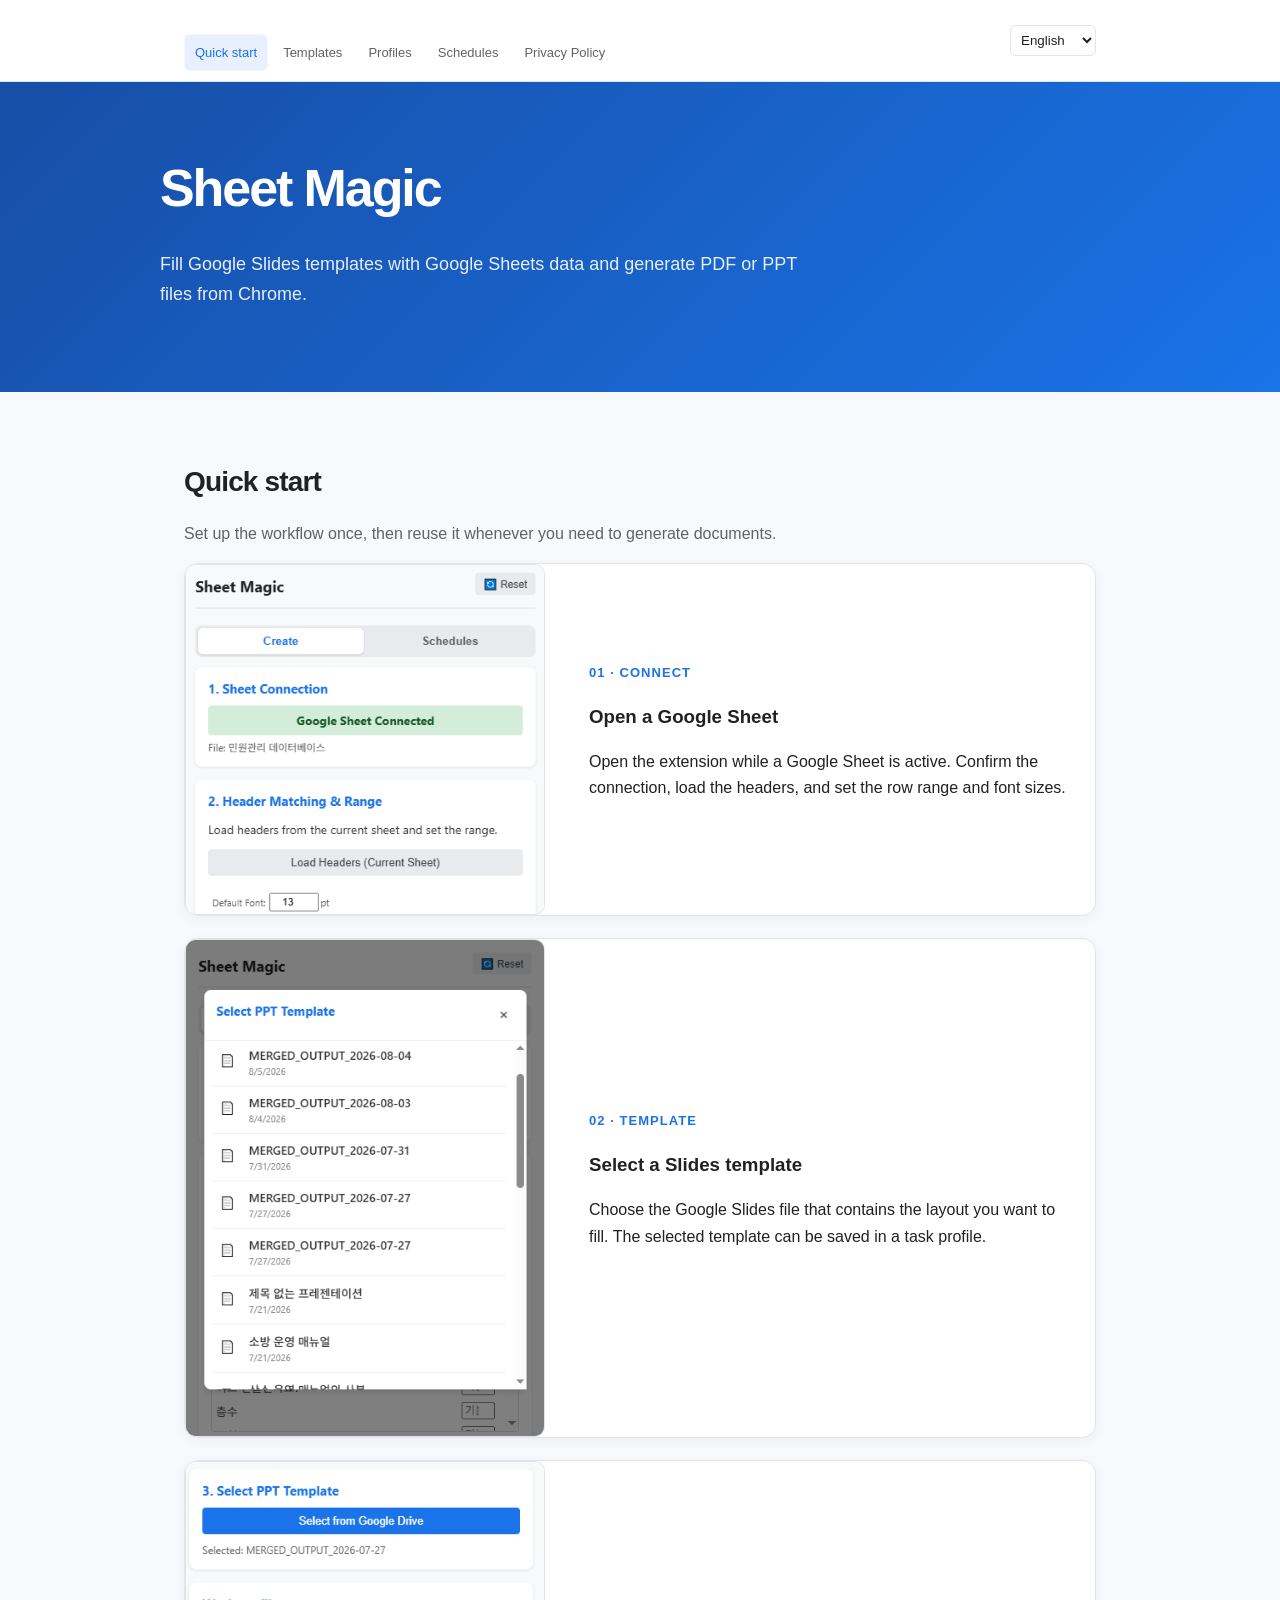
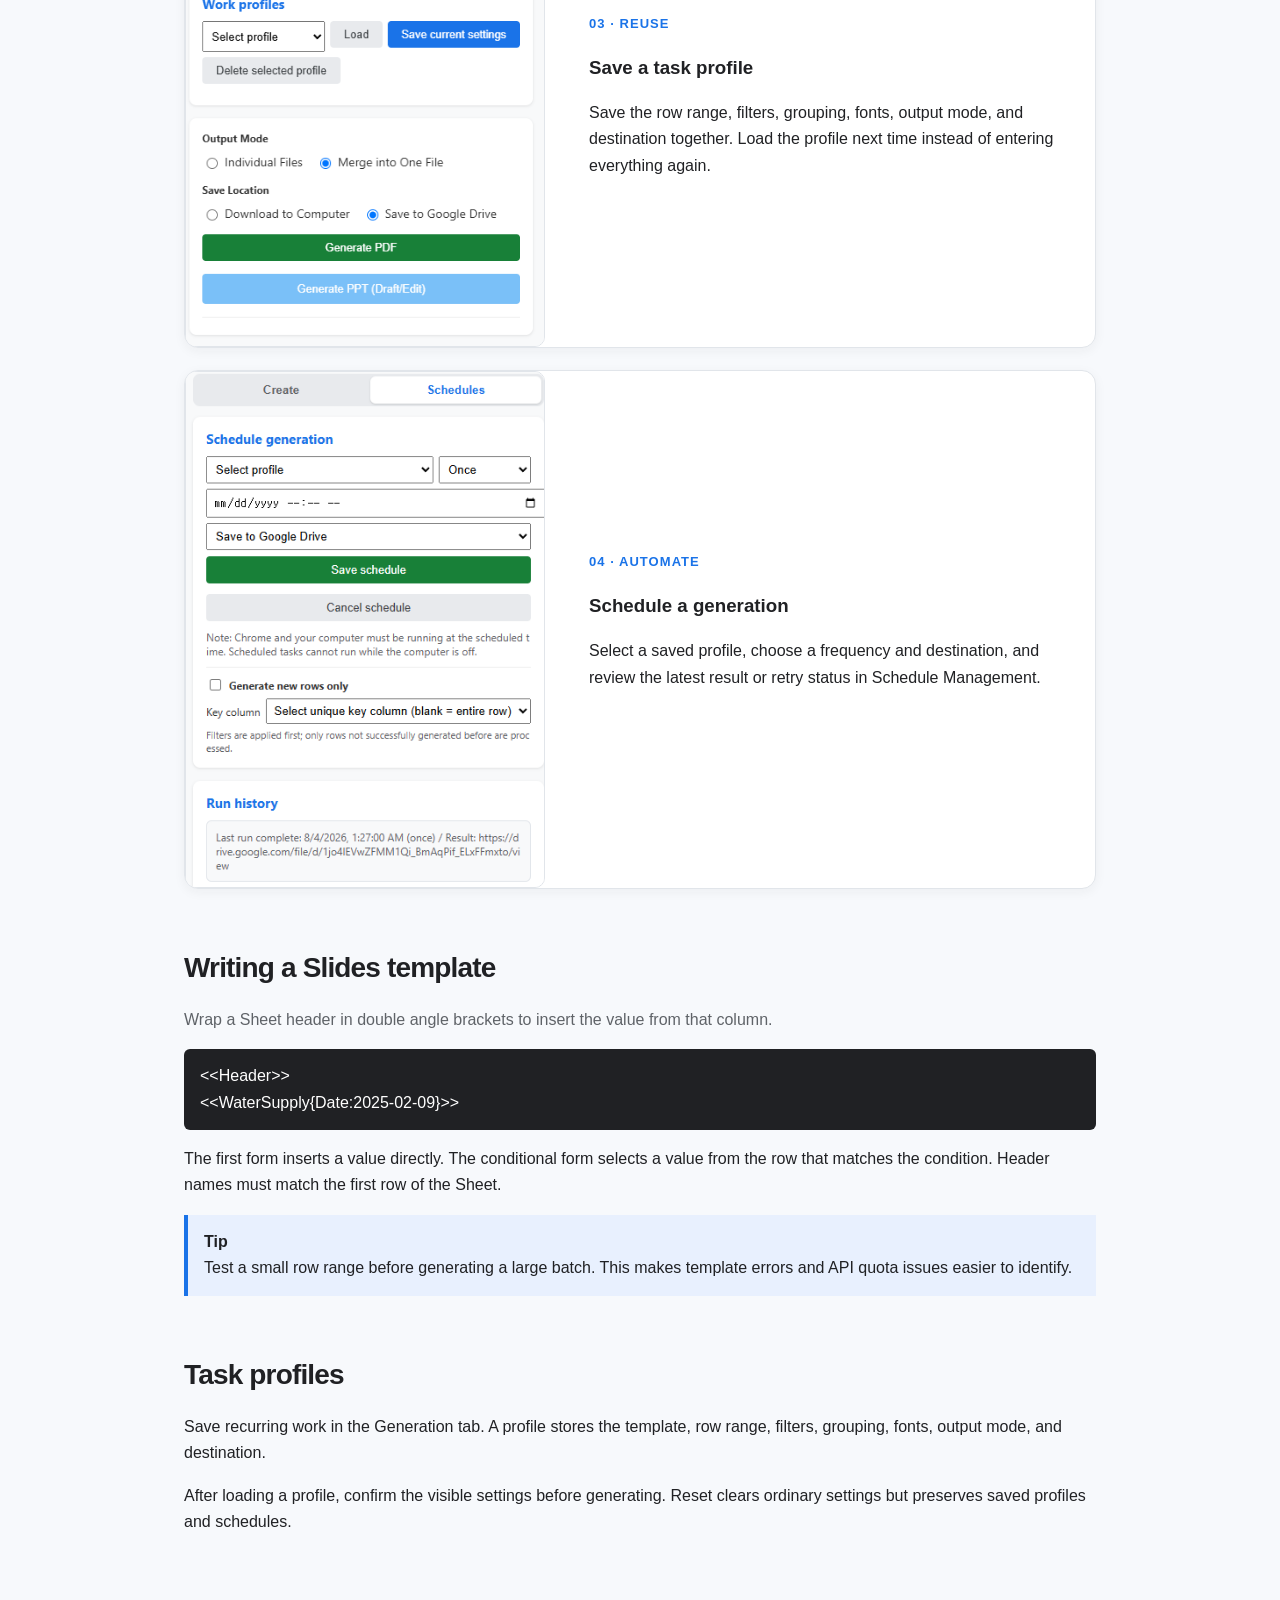
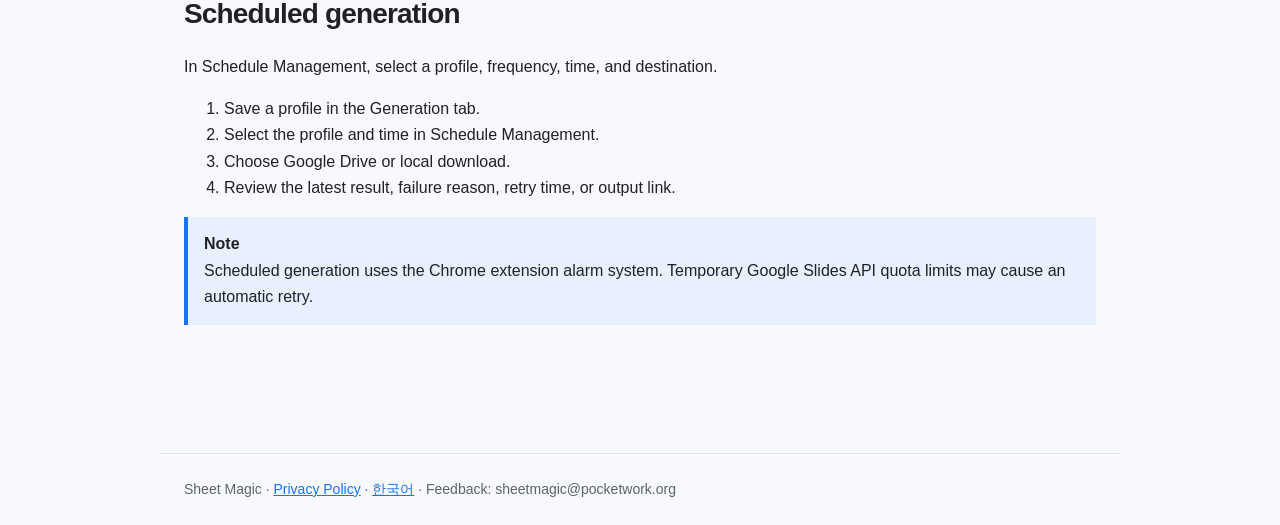
<file: index.html>
<!doctype html>
<html lang="ko">
<head>
  <meta charset="utf-8">
  <meta http-equiv="refresh" content="0; url=guide.html">
  <title>Sheet Magic 사용 가이드</title>
</head>
<body>
  <p><a href="guide.html">Sheet Magic 사용 가이드로 이동</a></p>
</body>
</html>
</file>
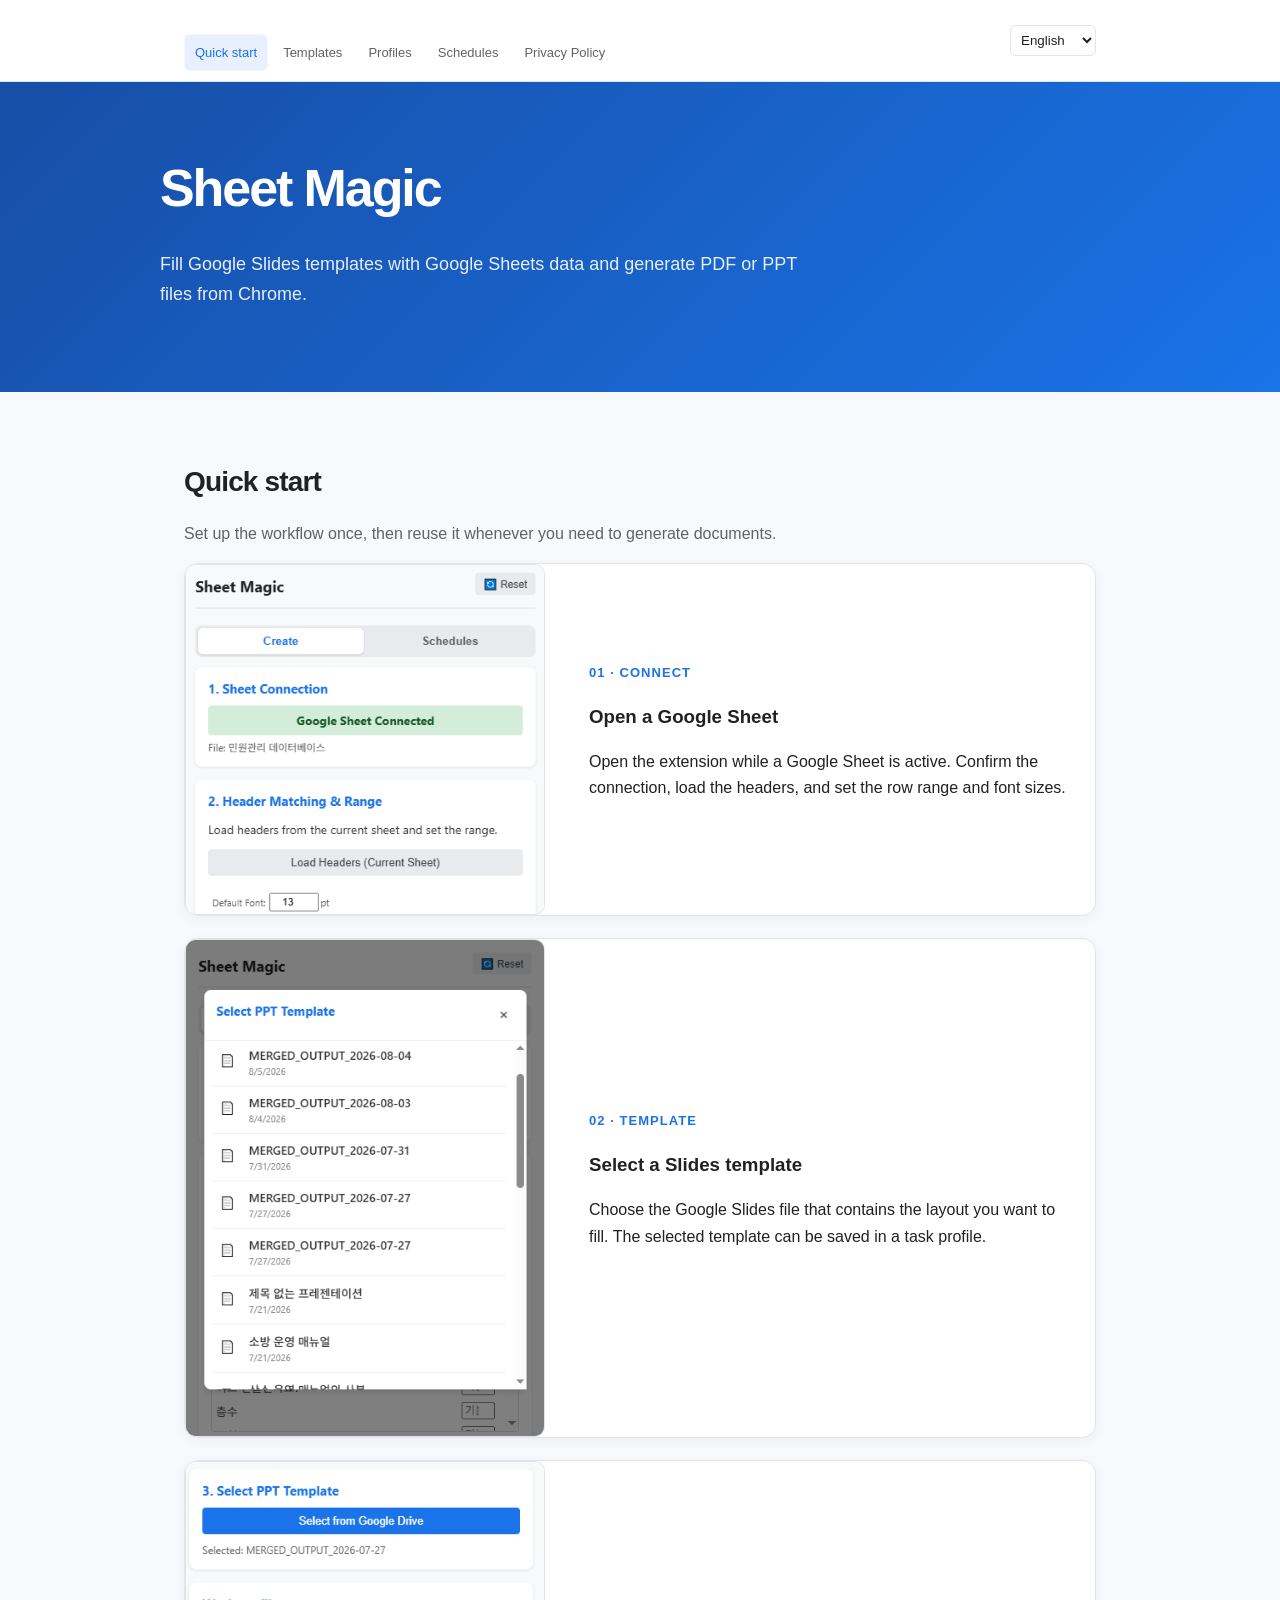
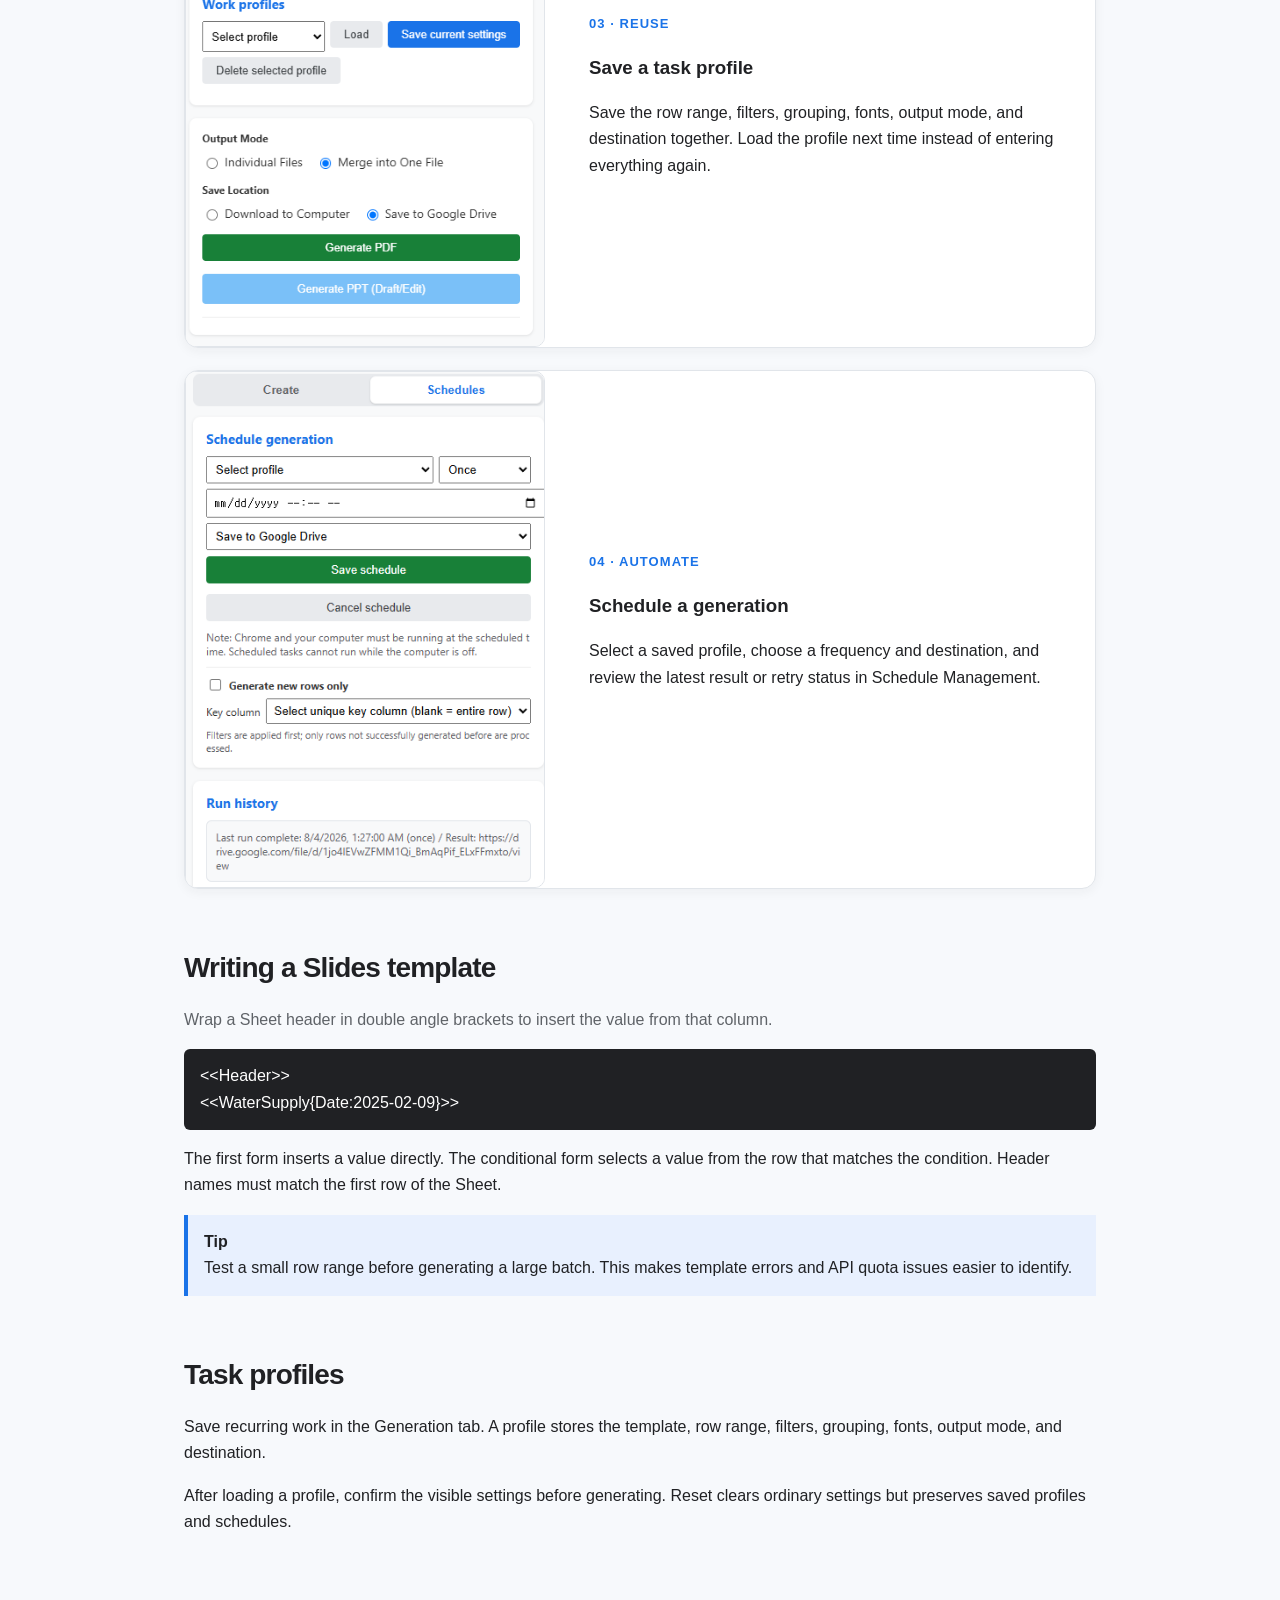
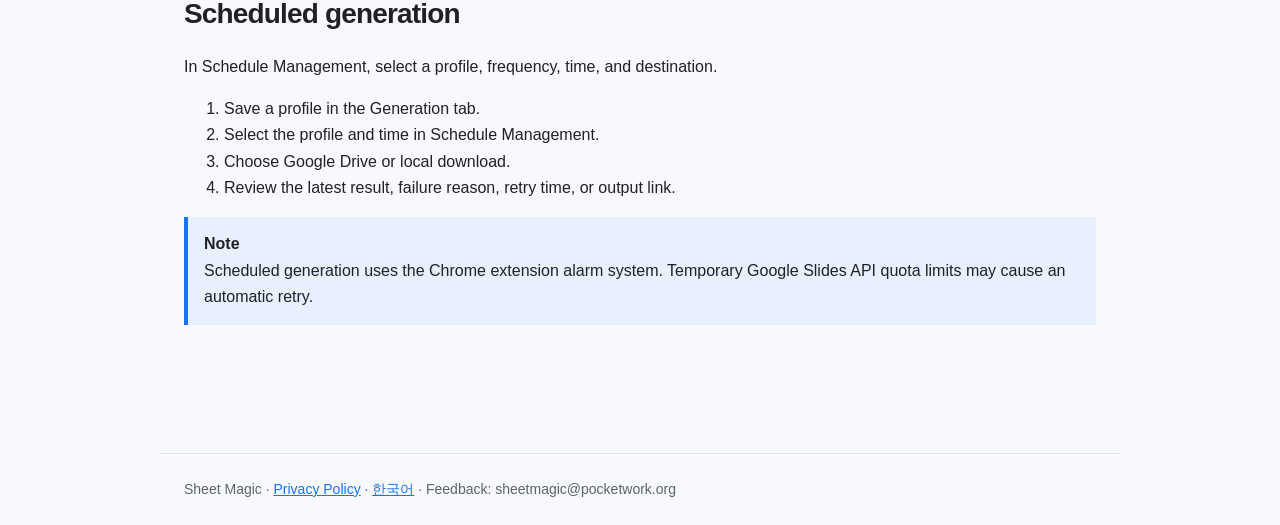
<file: guide-en.html>
<!doctype html>
<html lang="en">
<head>
  <meta charset="utf-8"><meta name="viewport" content="width=device-width, initial-scale=1">
  <title>Sheet Magic User Guide</title>
  <style>
    :root { --blue:#1a73e8; --ink:#202124; --muted:#5f6368; --line:#e1e5ea; --soft:#f7f9fc; }
    * { box-sizing:border-box; } body { margin:0; font-family:Inter,-apple-system,BlinkMacSystemFont,"Segoe UI",sans-serif; color:var(--ink); background:var(--soft); line-height:1.65; }
    header { background:linear-gradient(135deg,#174ea6,#1a73e8); color:white; padding:64px 24px; } header>div,main,footer { max-width:960px; margin:auto; }
    h1 { margin:0 0 12px; font-size:clamp(32px,5vw,52px); letter-spacing:-.04em; } header p { max-width:650px; font-size:18px; opacity:.9; }
    nav { display:flex; flex-wrap:wrap; gap:10px; margin-top:24px; } nav a { color:white; text-decoration:none; border:1px solid #ffffff80; border-radius:999px; padding:6px 13px; font-size:14px; }
    main { padding:44px 24px 72px; } section { margin-bottom:56px; } h2 { font-size:28px; letter-spacing:-.03em; margin-bottom:10px; } h3 { margin-bottom:6px; }
    .lead { color:var(--muted); } .steps { display:grid; gap:22px; } .step { display:grid; grid-template-columns:minmax(220px,360px) 1fr; gap:24px; align-items:center; background:#fff; border:1px solid var(--line); border-radius:14px; overflow:hidden; box-shadow:0 3px 12px #2021240d; }
    .step img { display:block; width:100%; border:1px solid var(--line); border-radius:10px; } .copy { padding:18px 20px; } .number { color:var(--blue); font-weight:700; font-size:13px; letter-spacing:.08em; } .note { background:#e8f0fe; border-left:4px solid var(--blue); padding:14px 16px; }
    .tag { background:#202124; color:#fff; border-radius:6px; padding:14px 16px; overflow:auto; } footer { border-top:1px solid var(--line); padding:24px; color:var(--muted); font-size:14px; } footer a { color:var(--blue); }
    @media (max-width:680px) { .steps { grid-template-columns:1fr; } }
    html[lang="en"] img[src$="01-generation.png"] { content:url("images/en-01-generation.png"); }
    html[lang="en"] img[src$="03-template.png"] { content:url("images/en-02-template-modal.png"); }
    html[lang="en"] img[src$="02-profile.png"] { content:url("images/en-03-profile.png"); }
    html[lang="en"] img[src$="04-schedule.png"] { content:url("images/en-04-schedule.png"); }
    .site-header { background:#fff; border-bottom:1px solid var(--line); } .site-bar { max-width:960px; margin:auto; padding:10px 24px; display:flex; align-items:center; gap:8px; } .site-tabs { display:flex; gap:4px; overflow:auto; flex:1; } .site-tabs a { color:var(--muted); text-decoration:none; padding:7px 10px; border-radius:6px; white-space:nowrap; font-size:13px; } .site-tabs a:hover,.site-tabs a.active { color:var(--blue); background:#e8f0fe; } .language-select { flex:0 0 auto; border:1px solid var(--line); border-radius:6px; padding:6px; color:var(--ink); background:white; }
  </style>
</head>
<body>
  <div class="site-header"><div class="site-bar"><nav class="site-tabs"><a href="#quick-start" class="active">Quick start</a><a href="#template">Templates</a><a href="#profile">Profiles</a><a href="#schedule">Schedules</a><a href="privacy-policy.html">Privacy Policy</a></nav><select class="language-select" aria-label="Language" onchange="if(this.value) location.href=this.value"><option value="guide.html">한국어</option><option value="guide-en.html" selected>English</option><option value="guide-ja.html">日本語</option><option value="guide-ru.html">Русский</option><option value="guide-zh.html">简体中文</option></select></div></div>
  <header><div><h1>Sheet Magic</h1><p>Fill Google Slides templates with Google Sheets data and generate PDF or PPT files from Chrome.</p></div></header>
  <main>
    <section id="quick-start"><h2>Quick start</h2><p class="lead">Set up the workflow once, then reuse it whenever you need to generate documents.</p><div class="steps">
      <article class="step"><img src="images/01-generation.png" alt="Sheet Magic generation screen"><div class="copy"><div class="number">01 · CONNECT</div><h3>Open a Google Sheet</h3><p>Open the extension while a Google Sheet is active. Confirm the connection, load the headers, and set the row range and font sizes.</p></div></article>
      <article class="step"><img src="images/03-template.png" alt="Google Drive template picker"><div class="copy"><div class="number">02 · TEMPLATE</div><h3>Select a Slides template</h3><p>Choose the Google Slides file that contains the layout you want to fill. The selected template can be saved in a task profile.</p></div></article>
      <article class="step"><img src="images/02-profile.png" alt="Sheet Magic task profile screen"><div class="copy"><div class="number">03 · REUSE</div><h3>Save a task profile</h3><p>Save the row range, filters, grouping, fonts, output mode, and destination together. Load the profile next time instead of entering everything again.</p></div></article>
      <article class="step"><img src="images/04-schedule.png" alt="Sheet Magic schedule screen"><div class="copy"><div class="number">04 · AUTOMATE</div><h3>Schedule a generation</h3><p>Select a saved profile, choose a frequency and destination, and review the latest result or retry status in Schedule Management.</p></div></article>
    </div></section>
    <section id="template"><h2>Writing a Slides template</h2><p class="lead">Wrap a Sheet header in double angle brackets to insert the value from that column.</p><div class="tag">&lt;&lt;Header&gt;&gt;<br>&lt;&lt;WaterSupply{Date:2025-02-09}&gt;&gt;</div><p>The first form inserts a value directly. The conditional form selects a value from the row that matches the condition. Header names must match the first row of the Sheet.</p><div class="note"><strong>Tip</strong><br>Test a small row range before generating a large batch. This makes template errors and API quota issues easier to identify.</div></section>
    <section id="profile"><h2>Task profiles</h2><p>Save recurring work in the Generation tab. A profile stores the template, row range, filters, grouping, fonts, output mode, and destination.</p><p>After loading a profile, confirm the visible settings before generating. Reset clears ordinary settings but preserves saved profiles and schedules.</p></section>
    <section id="schedule"><h2>Scheduled generation</h2><p>In Schedule Management, select a profile, frequency, time, and destination.</p><ol><li>Save a profile in the Generation tab.</li><li>Select the profile and time in Schedule Management.</li><li>Choose Google Drive or local download.</li><li>Review the latest result, failure reason, retry time, or output link.</li></ol><div class="note"><strong>Note</strong><br>Scheduled generation uses the Chrome extension alarm system. Temporary Google Slides API quota limits may cause an automatic retry.</div></section>
  </main>
  <footer>Sheet Magic · <a href="privacy-policy.html">Privacy Policy</a> · <a href="guide.html">한국어</a> · Feedback: sheetmagic@pocketwork.org</footer>
</body>
</html>
</file>
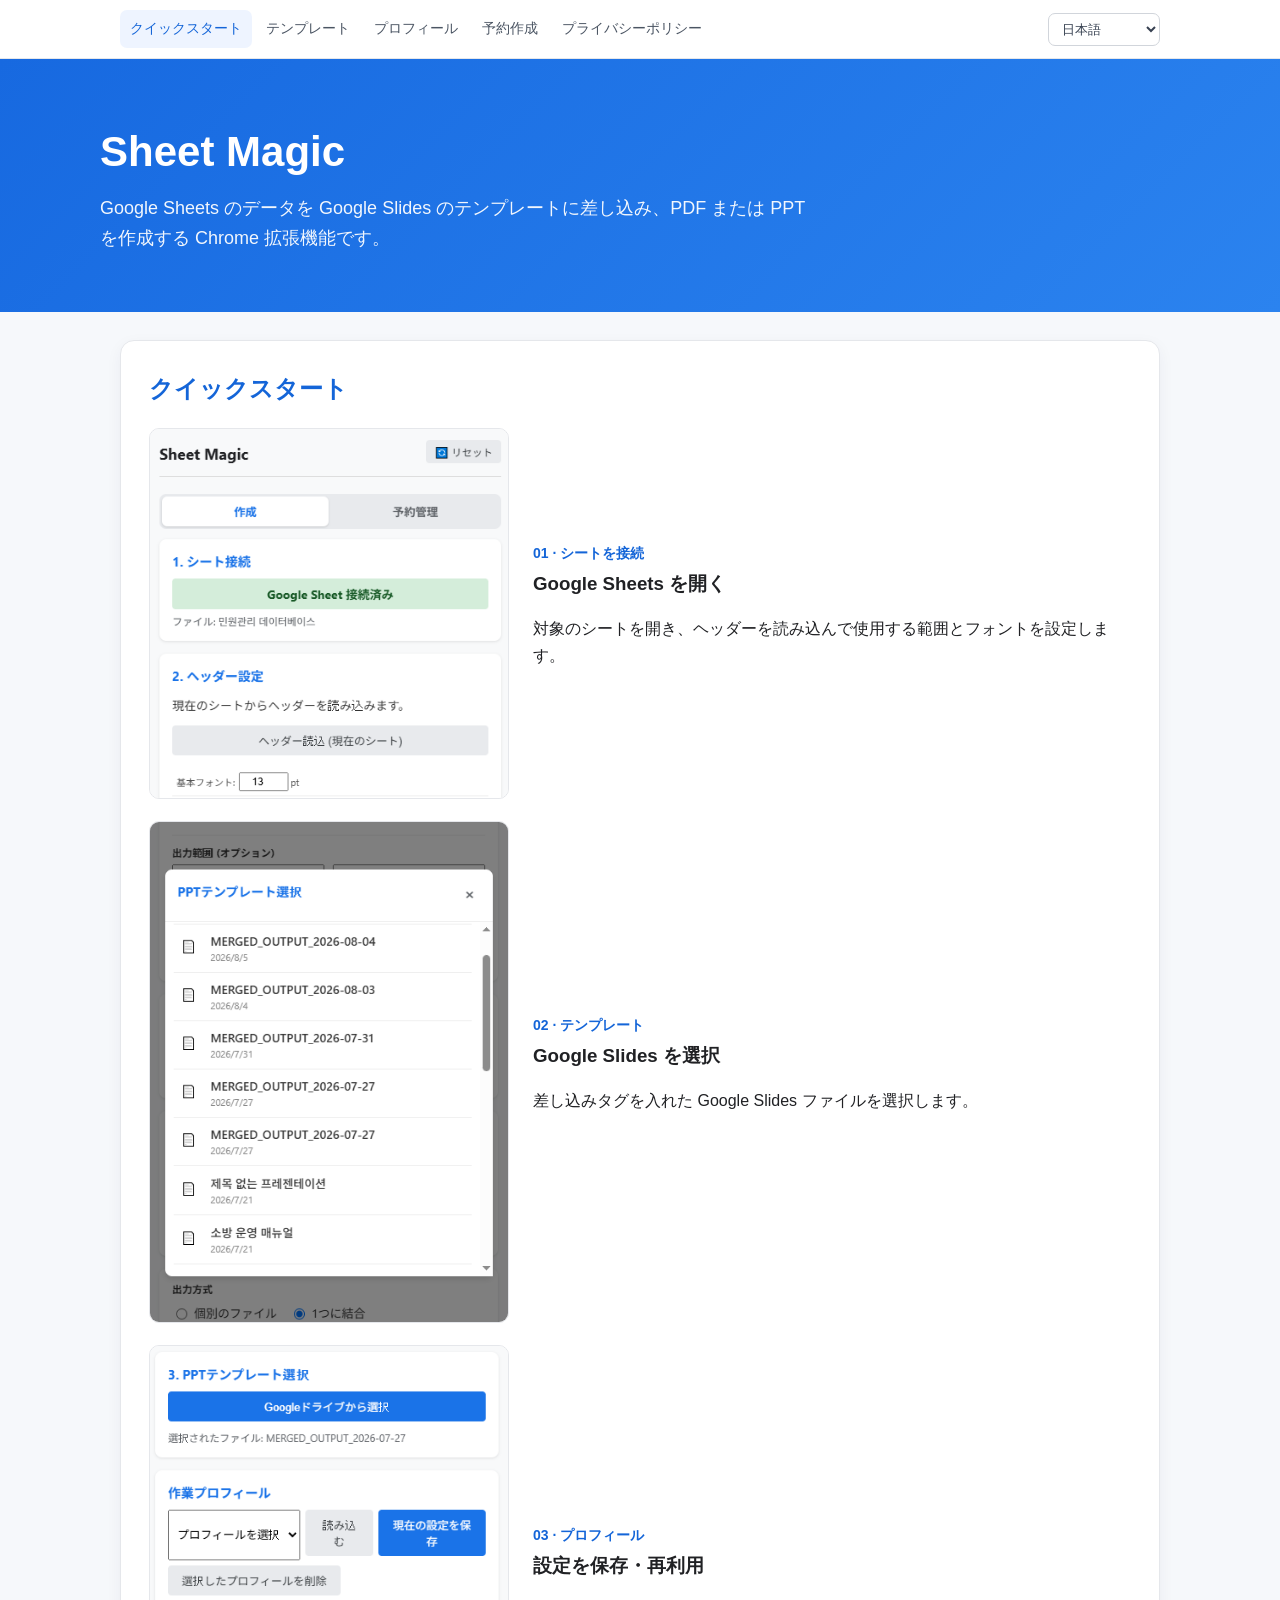
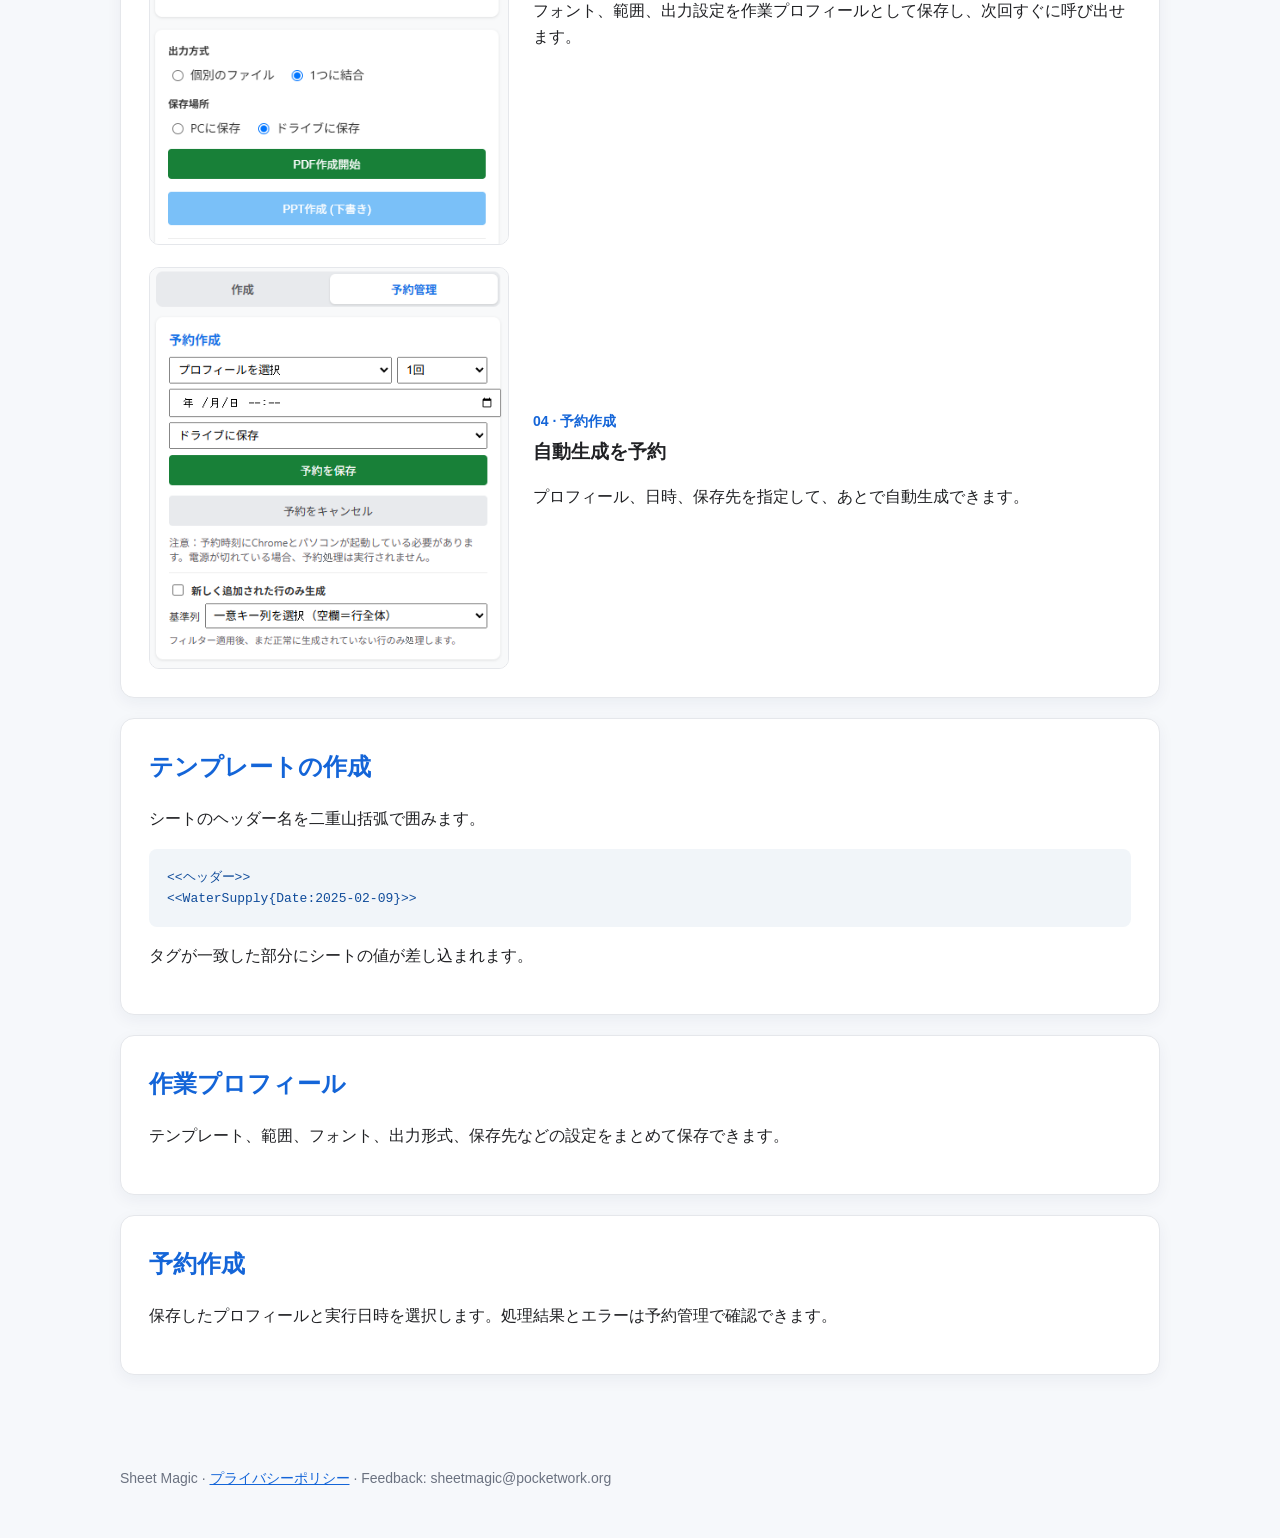
<file: guide-ja.html>
<!doctype html>
<html lang="ja"><head><meta charset="utf-8"><meta name="viewport" content="width=device-width,initial-scale=1"><title>Sheet Magic ガイド</title><link rel="stylesheet" href="guide.css"></head><body>
<div class="site-header"><div class="site-bar"><nav class="site-tabs"><a class="active" href="#quick-start">クイックスタート</a><a href="#template">テンプレート</a><a href="#profile">プロフィール</a><a href="#schedule">予約作成</a><a href="privacy-ja.html">プライバシーポリシー</a></nav><select class="language-select" onchange="if(this.value)location.href=this.value"><option value="guide.html">한국어</option><option value="guide-en.html">English</option><option selected>日本語</option><option value="guide-ru.html">Русский</option><option value="guide-zh.html">简体中文</option></select></div></div>
<header><div><h1>Sheet Magic</h1><p>Google Sheets のデータを Google Slides のテンプレートに差し込み、PDF または PPT を作成する Chrome 拡張機能です。</p></div></header>
<main><section id="quick-start"><h2>クイックスタート</h2><div class="steps"><article class="step"><img src="images/01-generation.png" alt="作成画面"><div><div class="number">01 · シートを接続</div><h3>Google Sheets を開く</h3><p>対象のシートを開き、ヘッダーを読み込んで使用する範囲とフォントを設定します。</p></div></article><article class="step"><img src="images/03-template.png" alt="テンプレート選択"><div><div class="number">02 · テンプレート</div><h3>Google Slides を選択</h3><p>差し込みタグを入れた Google Slides ファイルを選択します。</p></div></article><article class="step"><img src="images/02-profile.png" alt="作業プロフィール"><div><div class="number">03 · プロフィール</div><h3>設定を保存・再利用</h3><p>フォント、範囲、出力設定を作業プロフィールとして保存し、次回すぐに呼び出せます。</p></div></article><article class="step"><img src="images/04-schedule.png" alt="予約作成"><div><div class="number">04 · 予約作成</div><h3>自動生成を予約</h3><p>プロフィール、日時、保存先を指定して、あとで自動生成できます。</p></div></article></div></section><section id="template"><h2>テンプレートの作成</h2><p>シートのヘッダー名を二重山括弧で囲みます。</p><div class="tag">&lt;&lt;ヘッダー&gt;&gt;<br>&lt;&lt;WaterSupply{Date:2025-02-09}&gt;&gt;</div><p>タグが一致した部分にシートの値が差し込まれます。</p></section><section id="profile"><h2>作業プロフィール</h2><p>テンプレート、範囲、フォント、出力形式、保存先などの設定をまとめて保存できます。</p></section><section id="schedule"><h2>予約作成</h2><p>保存したプロフィールと実行日時を選択します。処理結果とエラーは予約管理で確認できます。</p></section></main><footer>Sheet Magic · <a href="privacy-ja.html">プライバシーポリシー</a> · Feedback: sheetmagic@pocketwork.org</footer></body></html>
</file>
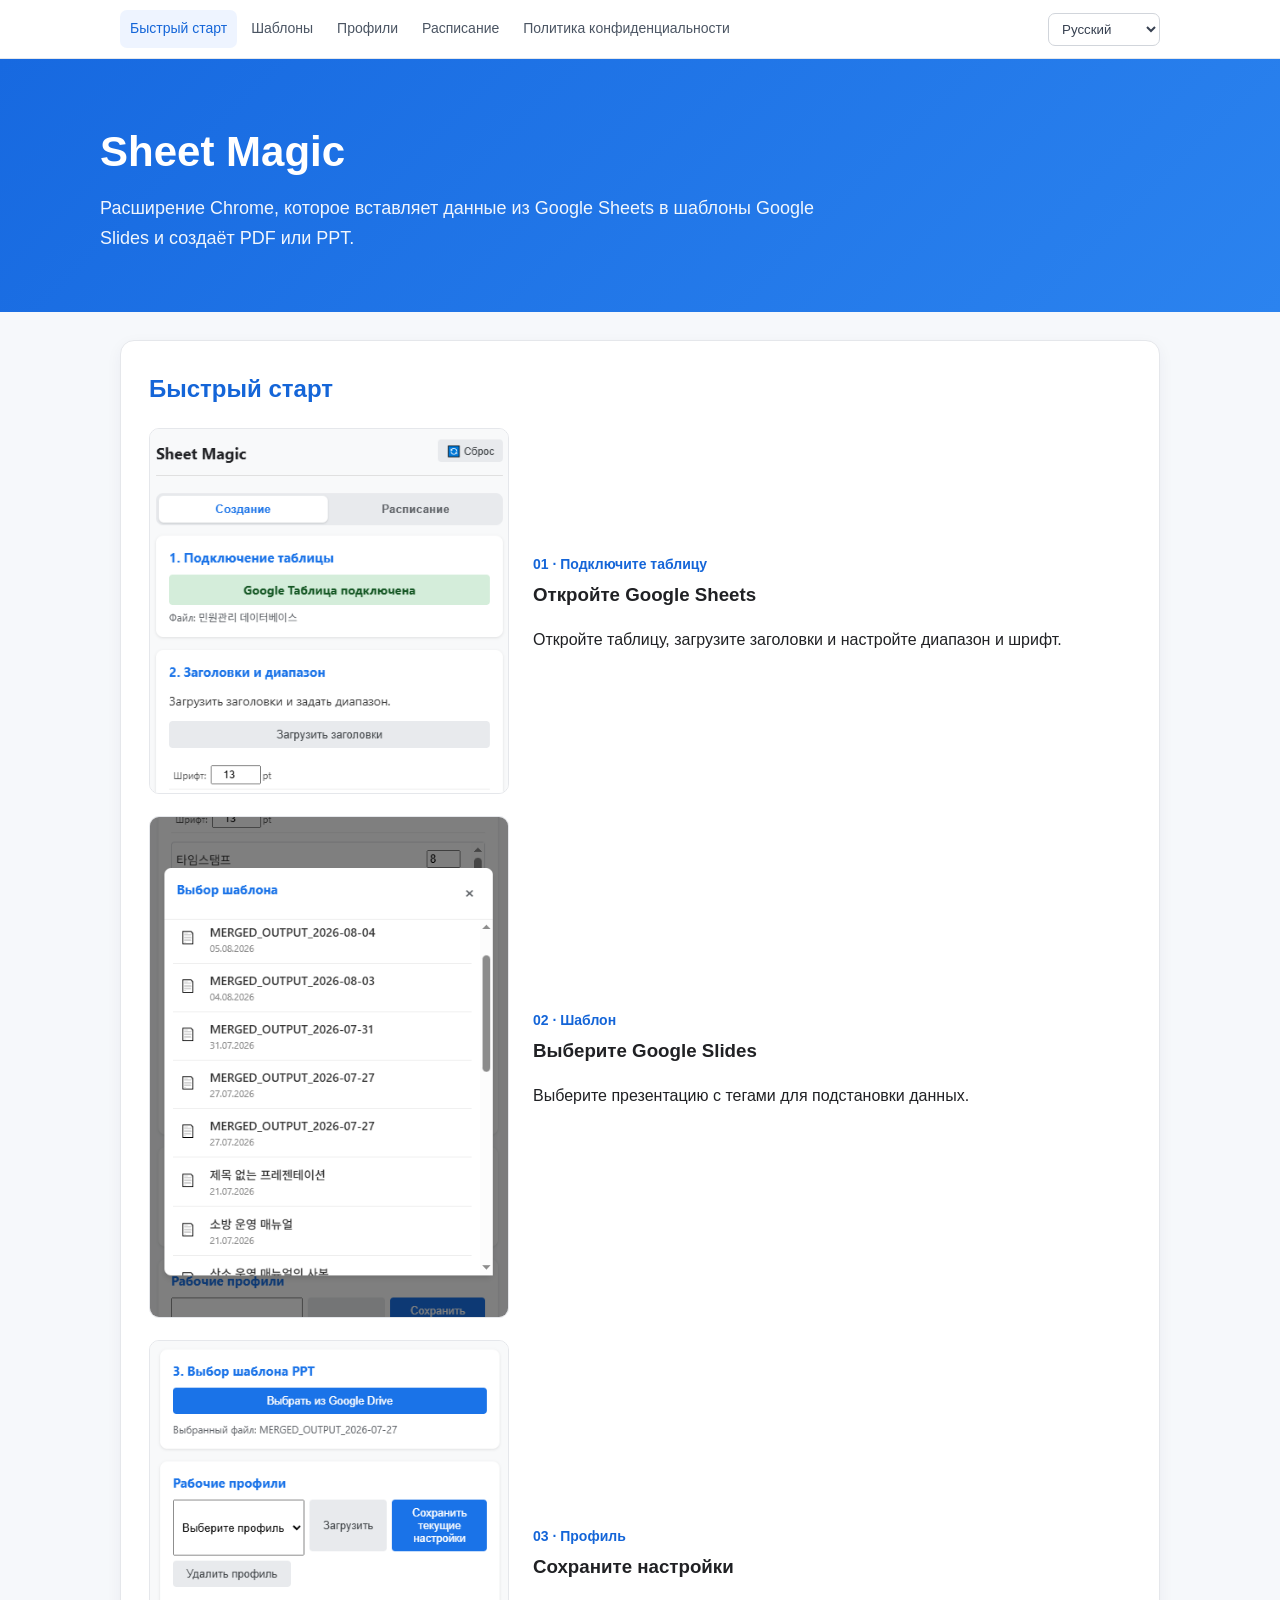
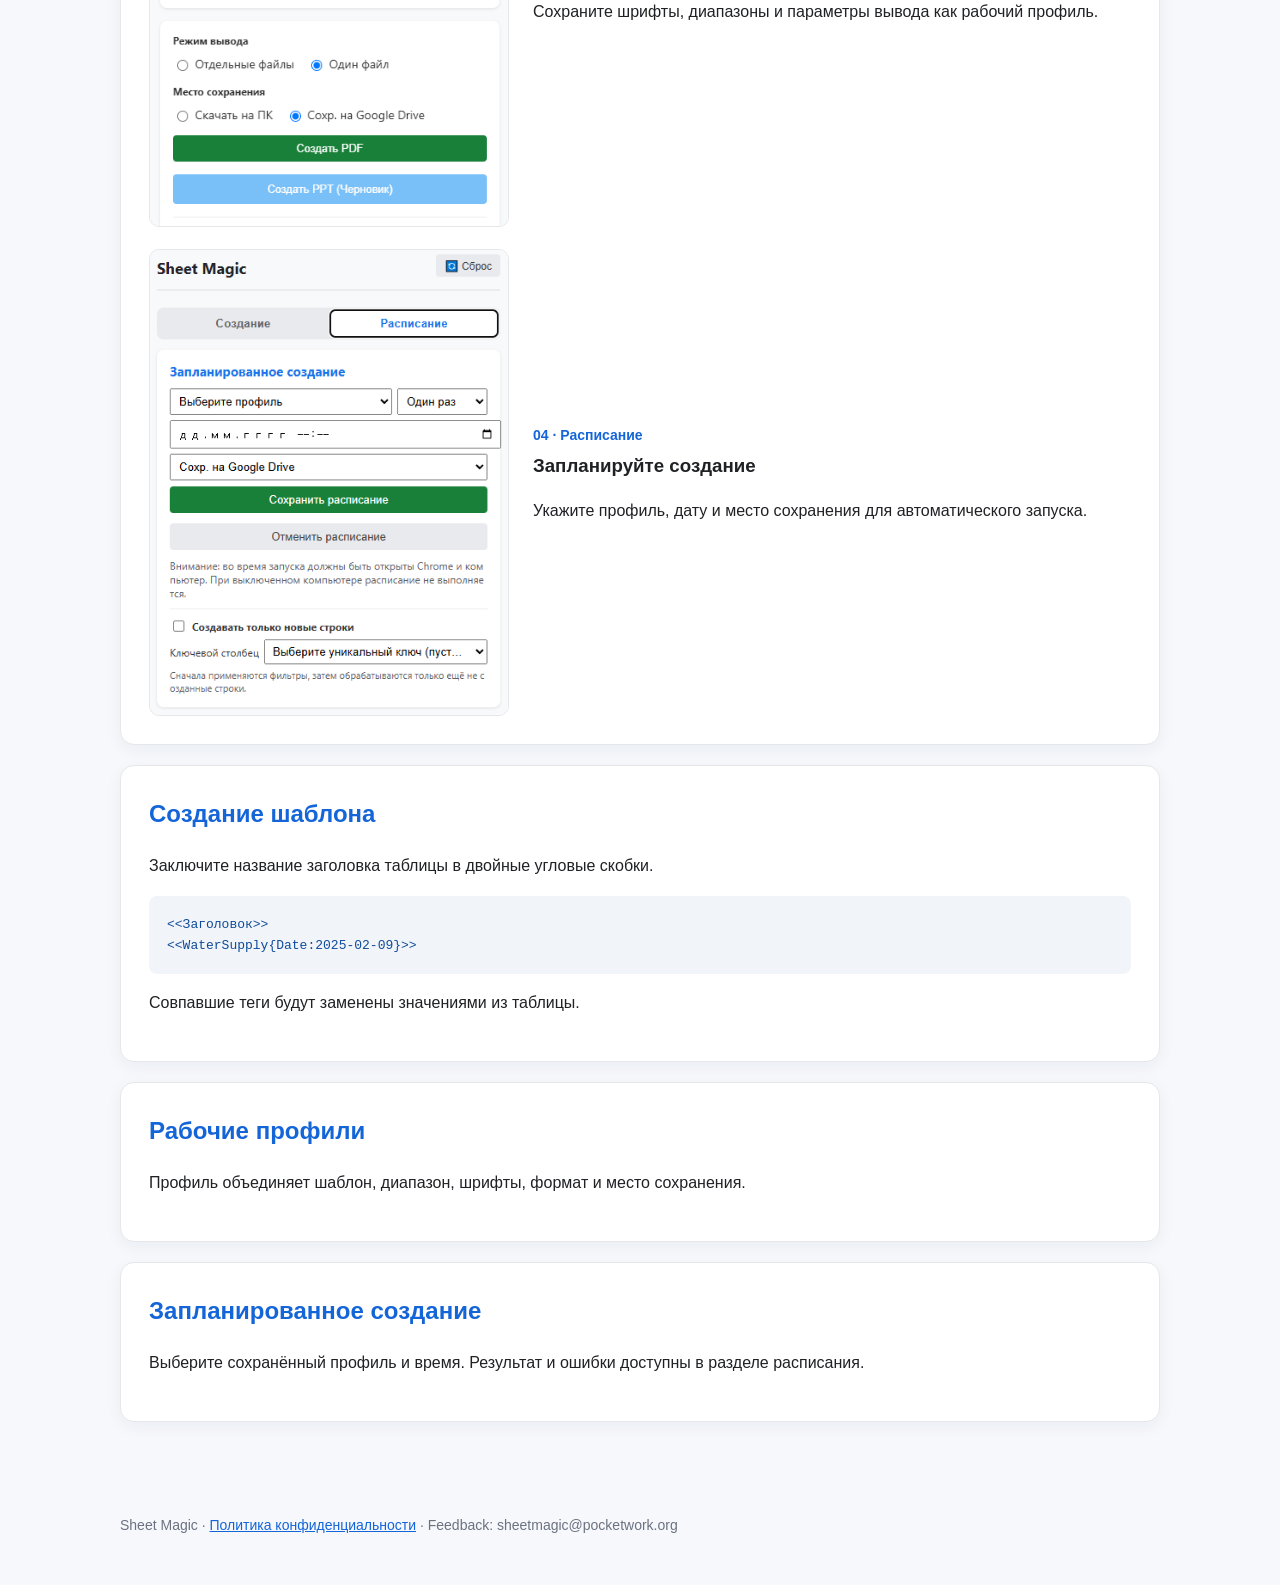
<file: guide-ru.html>
<!doctype html>
<html lang="ru"><head><meta charset="utf-8"><meta name="viewport" content="width=device-width,initial-scale=1"><title>Sheet Magic — руководство</title><link rel="stylesheet" href="guide.css"></head><body>
<div class="site-header"><div class="site-bar"><nav class="site-tabs"><a class="active" href="#quick-start">Быстрый старт</a><a href="#template">Шаблоны</a><a href="#profile">Профили</a><a href="#schedule">Расписание</a><a href="privacy-ru.html">Политика конфиденциальности</a></nav><select class="language-select" onchange="if(this.value)location.href=this.value"><option value="guide.html">한국어</option><option value="guide-en.html">English</option><option value="guide-ja.html">日本語</option><option selected>Русский</option><option value="guide-zh.html">简体中文</option></select></div></div>
<header><div><h1>Sheet Magic</h1><p>Расширение Chrome, которое вставляет данные из Google Sheets в шаблоны Google Slides и создаёт PDF или PPT.</p></div></header>
<main><section id="quick-start"><h2>Быстрый старт</h2><div class="steps"><article class="step"><img src="images/01-generation.png" alt="Создание"><div><div class="number">01 · Подключите таблицу</div><h3>Откройте Google Sheets</h3><p>Откройте таблицу, загрузите заголовки и настройте диапазон и шрифт.</p></div></article><article class="step"><img src="images/03-template.png" alt="Шаблон"><div><div class="number">02 · Шаблон</div><h3>Выберите Google Slides</h3><p>Выберите презентацию с тегами для подстановки данных.</p></div></article><article class="step"><img src="images/02-profile.png" alt="Профиль"><div><div class="number">03 · Профиль</div><h3>Сохраните настройки</h3><p>Сохраните шрифты, диапазоны и параметры вывода как рабочий профиль.</p></div></article><article class="step"><img src="images/04-schedule.png" alt="Расписание"><div><div class="number">04 · Расписание</div><h3>Запланируйте создание</h3><p>Укажите профиль, дату и место сохранения для автоматического запуска.</p></div></article></div></section><section id="template"><h2>Создание шаблона</h2><p>Заключите название заголовка таблицы в двойные угловые скобки.</p><div class="tag">&lt;&lt;Заголовок&gt;&gt;<br>&lt;&lt;WaterSupply{Date:2025-02-09}&gt;&gt;</div><p>Совпавшие теги будут заменены значениями из таблицы.</p></section><section id="profile"><h2>Рабочие профили</h2><p>Профиль объединяет шаблон, диапазон, шрифты, формат и место сохранения.</p></section><section id="schedule"><h2>Запланированное создание</h2><p>Выберите сохранённый профиль и время. Результат и ошибки доступны в разделе расписания.</p></section></main><footer>Sheet Magic · <a href="privacy-ru.html">Политика конфиденциальности</a> · Feedback: sheetmagic@pocketwork.org</footer></body></html>
</file>
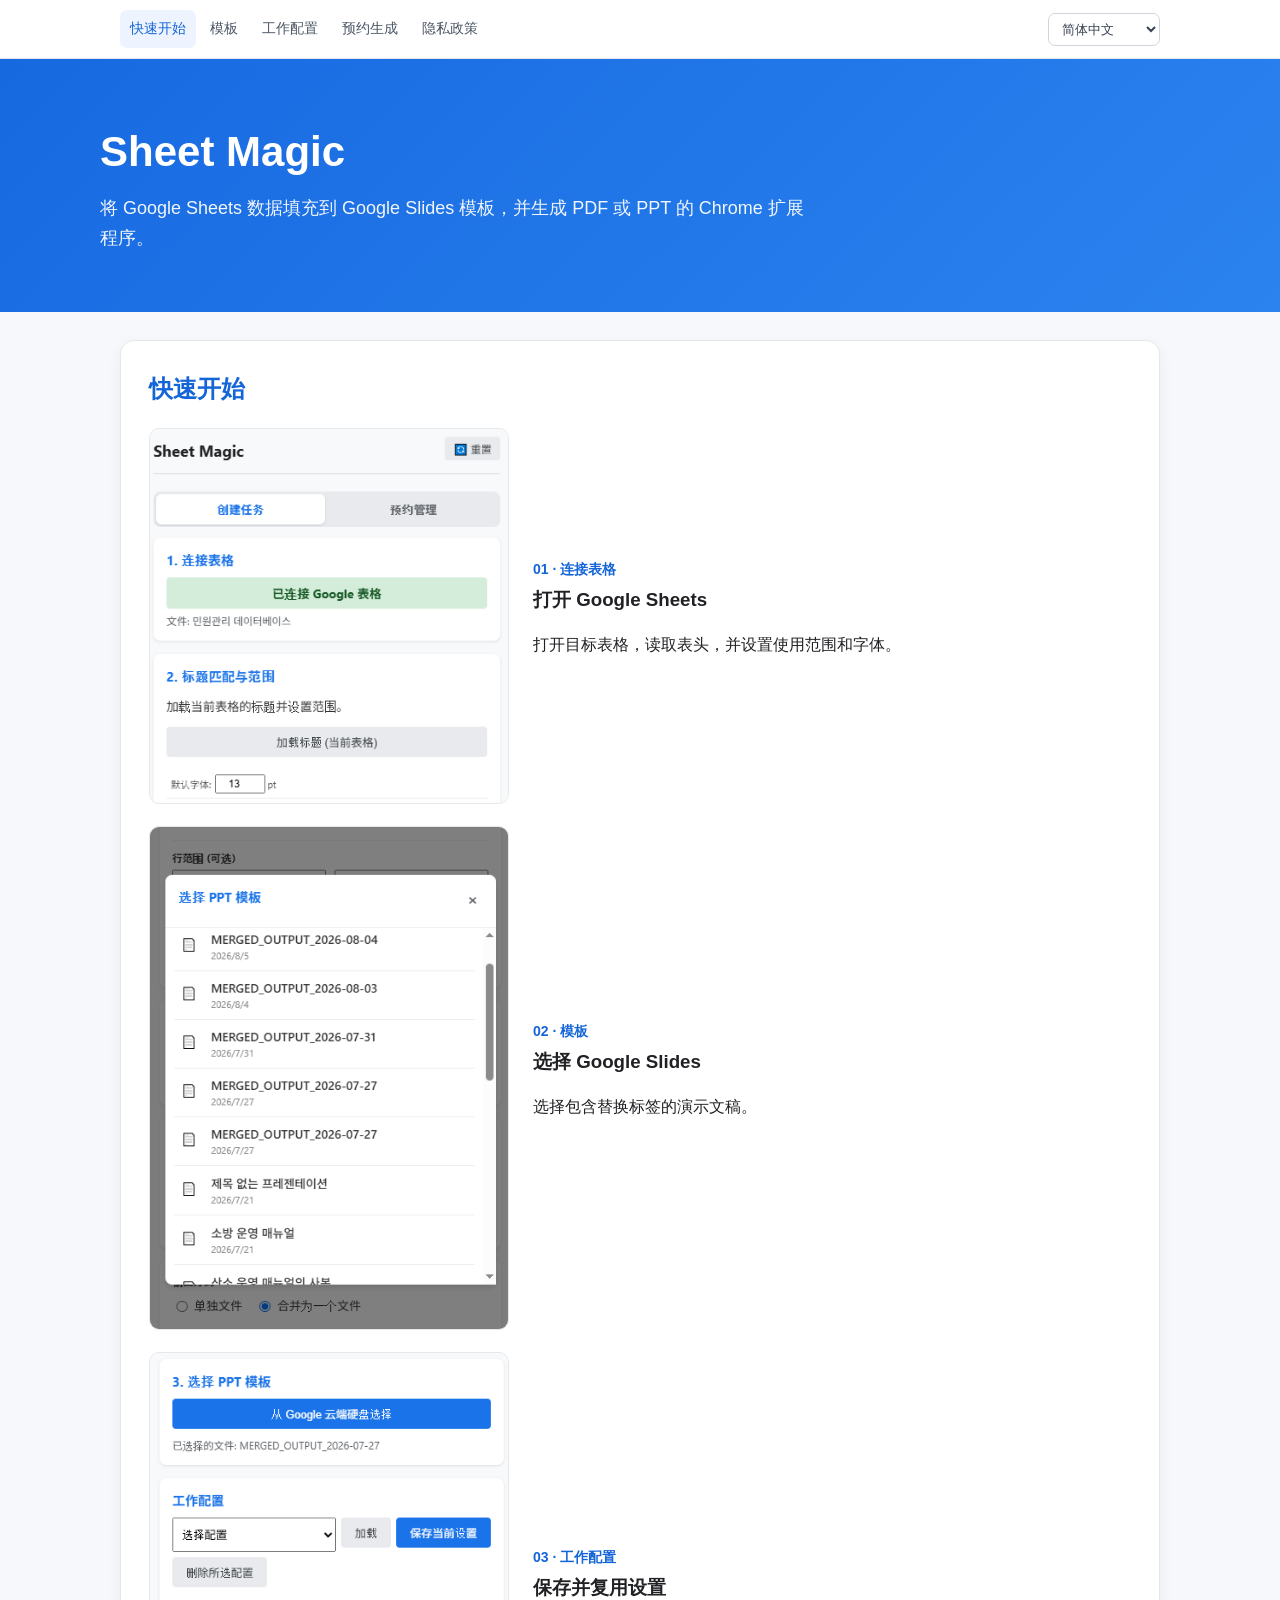
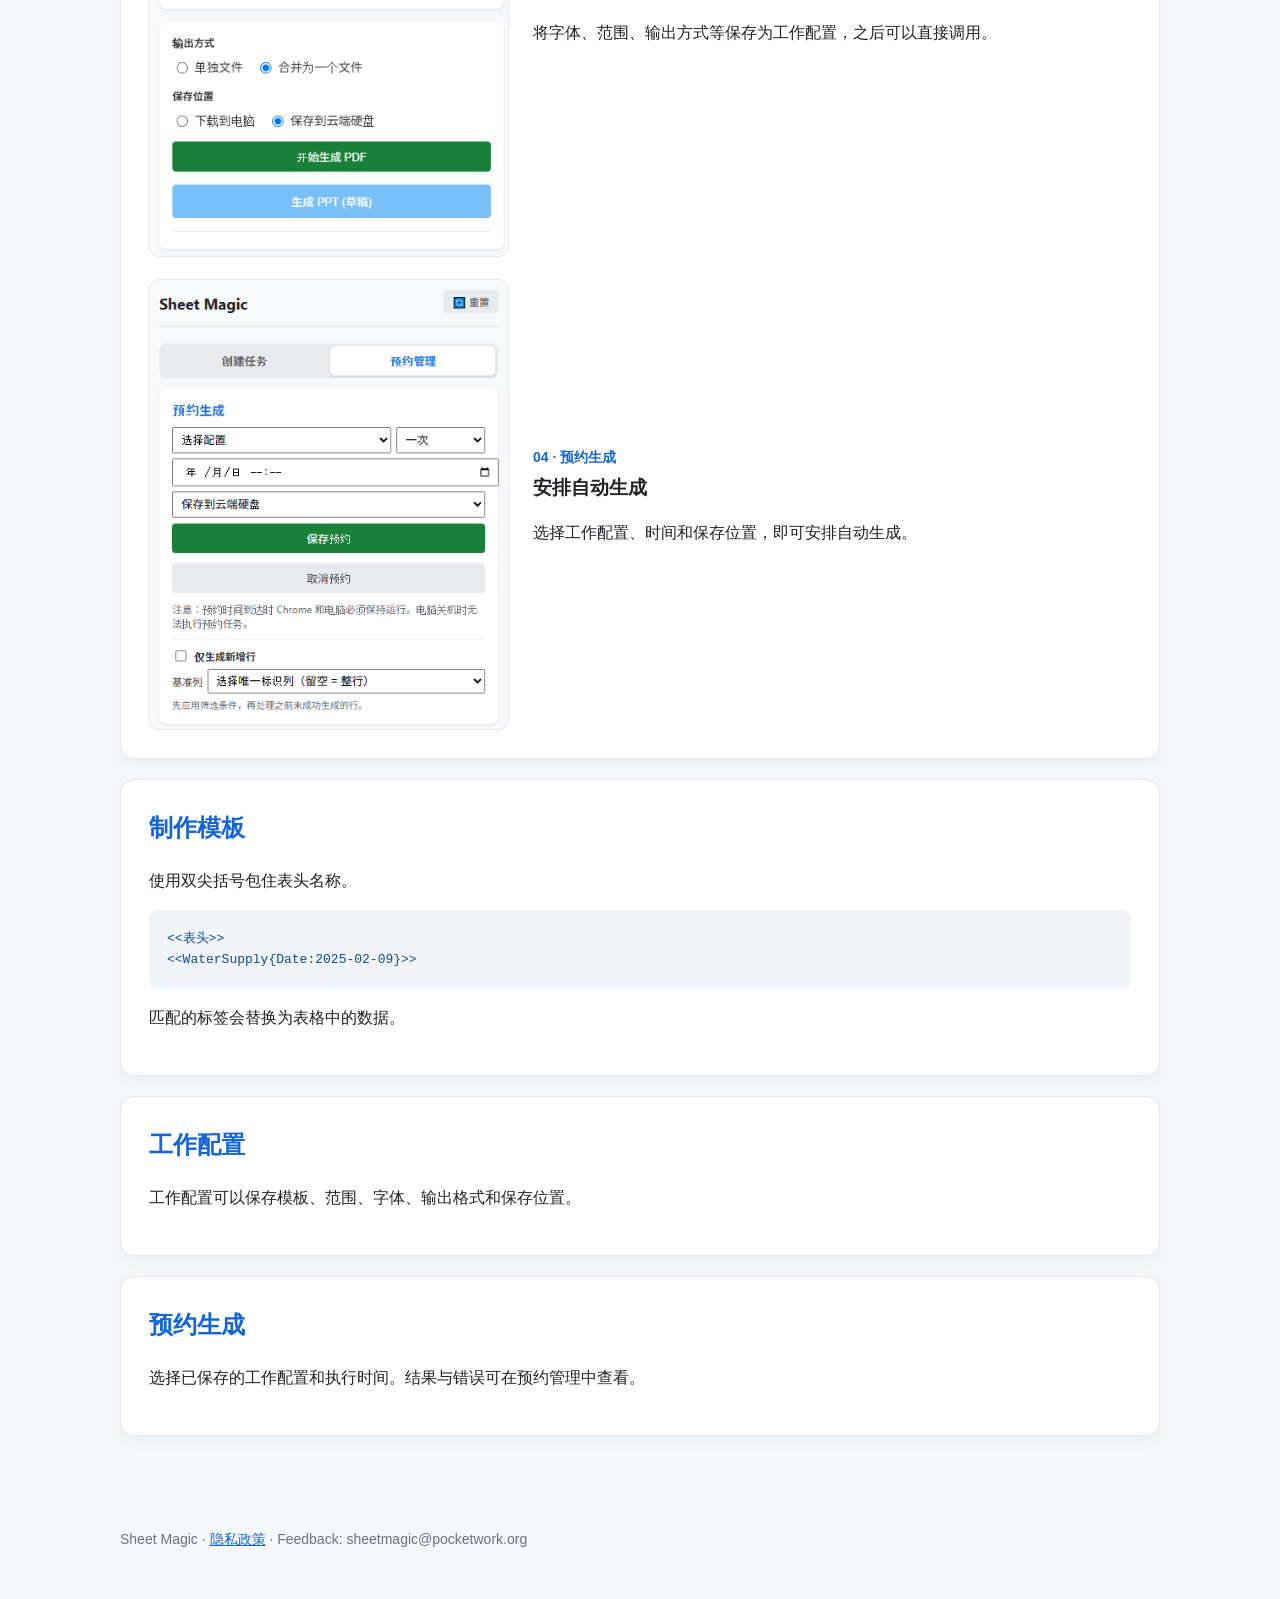
<file: guide-zh.html>
<!doctype html>
<html lang="zh-CN"><head><meta charset="utf-8"><meta name="viewport" content="width=device-width,initial-scale=1"><title>Sheet Magic 使用指南</title><link rel="stylesheet" href="guide.css"></head><body>
<div class="site-header"><div class="site-bar"><nav class="site-tabs"><a class="active" href="#quick-start">快速开始</a><a href="#template">模板</a><a href="#profile">工作配置</a><a href="#schedule">预约生成</a><a href="privacy-zh.html">隐私政策</a></nav><select class="language-select" onchange="if(this.value)location.href=this.value"><option value="guide.html">한국어</option><option value="guide-en.html">English</option><option value="guide-ja.html">日本語</option><option value="guide-ru.html">Русский</option><option selected>简体中文</option></select></div></div>
<header><div><h1>Sheet Magic</h1><p>将 Google Sheets 数据填充到 Google Slides 模板，并生成 PDF 或 PPT 的 Chrome 扩展程序。</p></div></header>
<main><section id="quick-start"><h2>快速开始</h2><div class="steps"><article class="step"><img src="images/01-generation.png" alt="生成"><div><div class="number">01 · 连接表格</div><h3>打开 Google Sheets</h3><p>打开目标表格，读取表头，并设置使用范围和字体。</p></div></article><article class="step"><img src="images/03-template.png" alt="模板选择"><div><div class="number">02 · 模板</div><h3>选择 Google Slides</h3><p>选择包含替换标签的演示文稿。</p></div></article><article class="step"><img src="images/02-profile.png" alt="工作配置"><div><div class="number">03 · 工作配置</div><h3>保存并复用设置</h3><p>将字体、范围、输出方式等保存为工作配置，之后可以直接调用。</p></div></article><article class="step"><img src="images/04-schedule.png" alt="预约生成"><div><div class="number">04 · 预约生成</div><h3>安排自动生成</h3><p>选择工作配置、时间和保存位置，即可安排自动生成。</p></div></article></div></section><section id="template"><h2>制作模板</h2><p>使用双尖括号包住表头名称。</p><div class="tag">&lt;&lt;表头&gt;&gt;<br>&lt;&lt;WaterSupply{Date:2025-02-09}&gt;&gt;</div><p>匹配的标签会替换为表格中的数据。</p></section><section id="profile"><h2>工作配置</h2><p>工作配置可以保存模板、范围、字体、输出格式和保存位置。</p></section><section id="schedule"><h2>预约生成</h2><p>选择已保存的工作配置和执行时间。结果与错误可在预约管理中查看。</p></section></main><footer>Sheet Magic · <a href="privacy-zh.html">隐私政策</a> · Feedback: sheetmagic@pocketwork.org</footer></body></html>
</file>
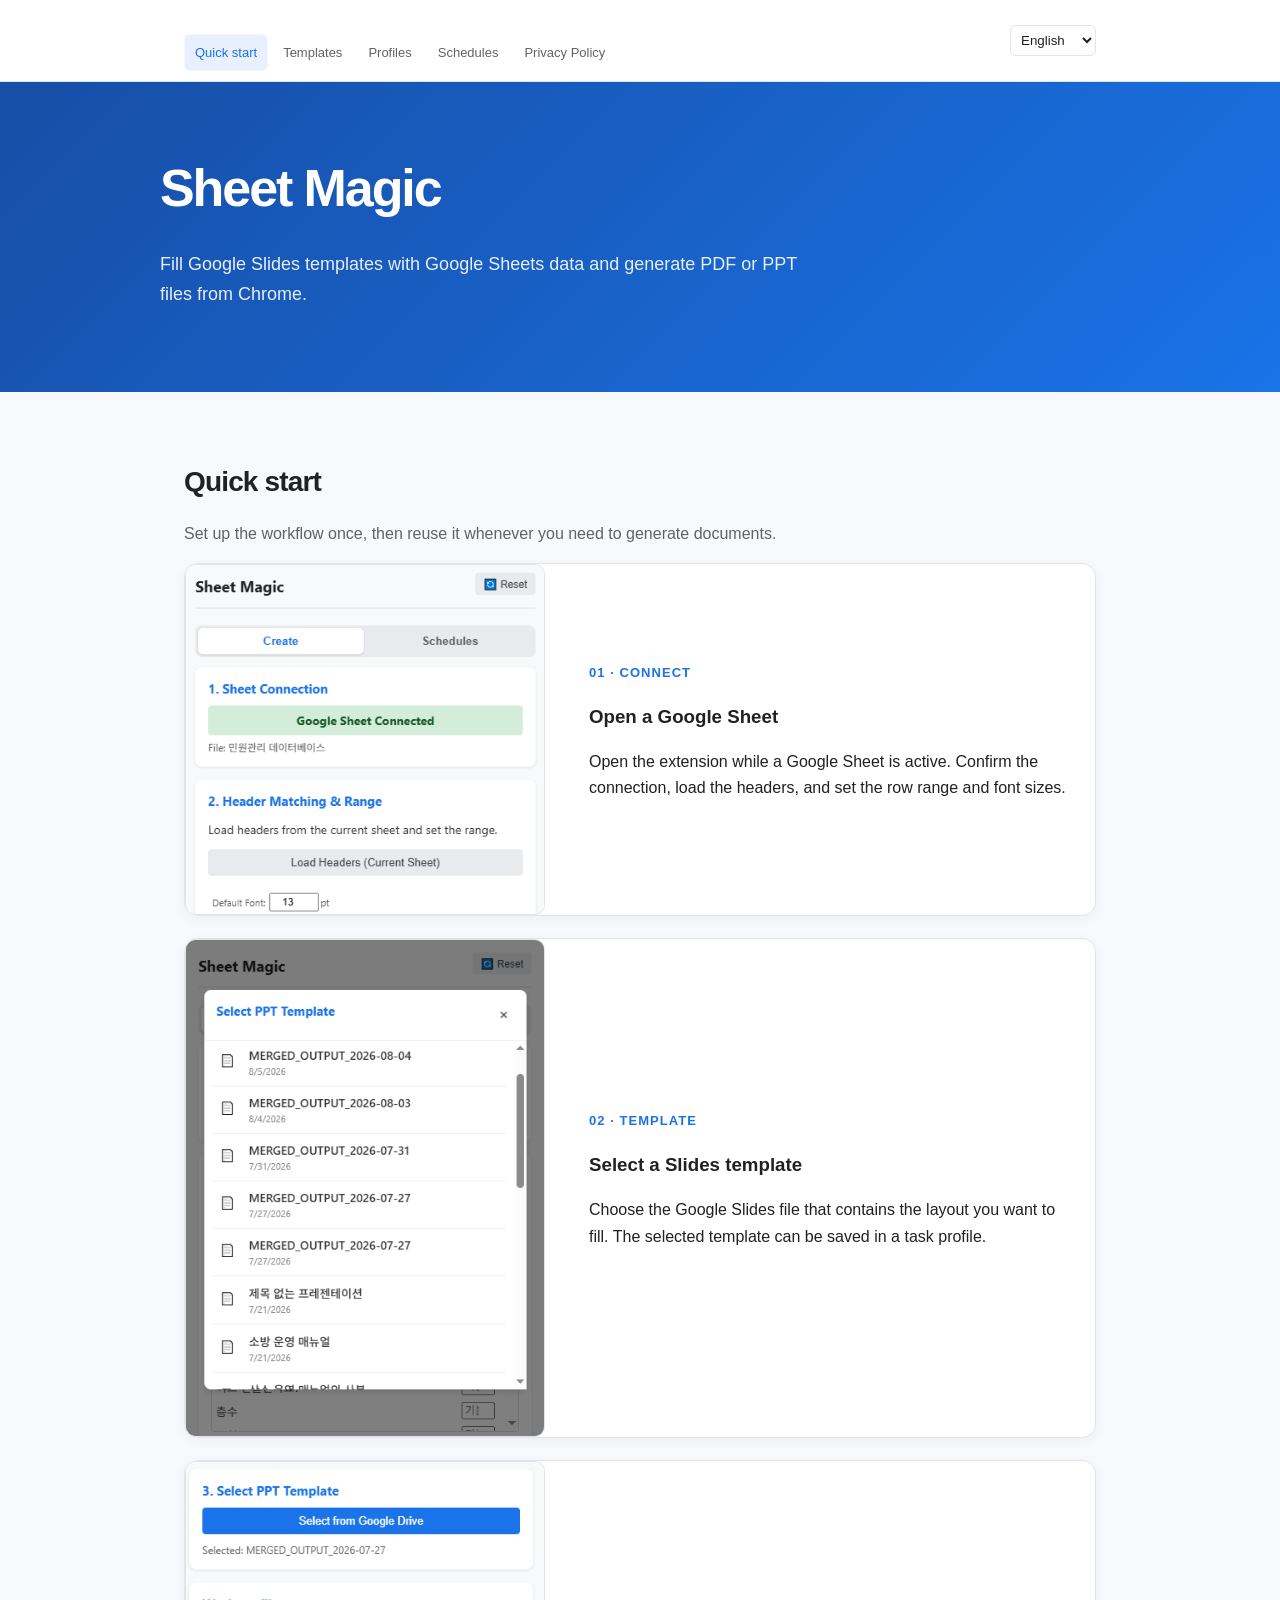
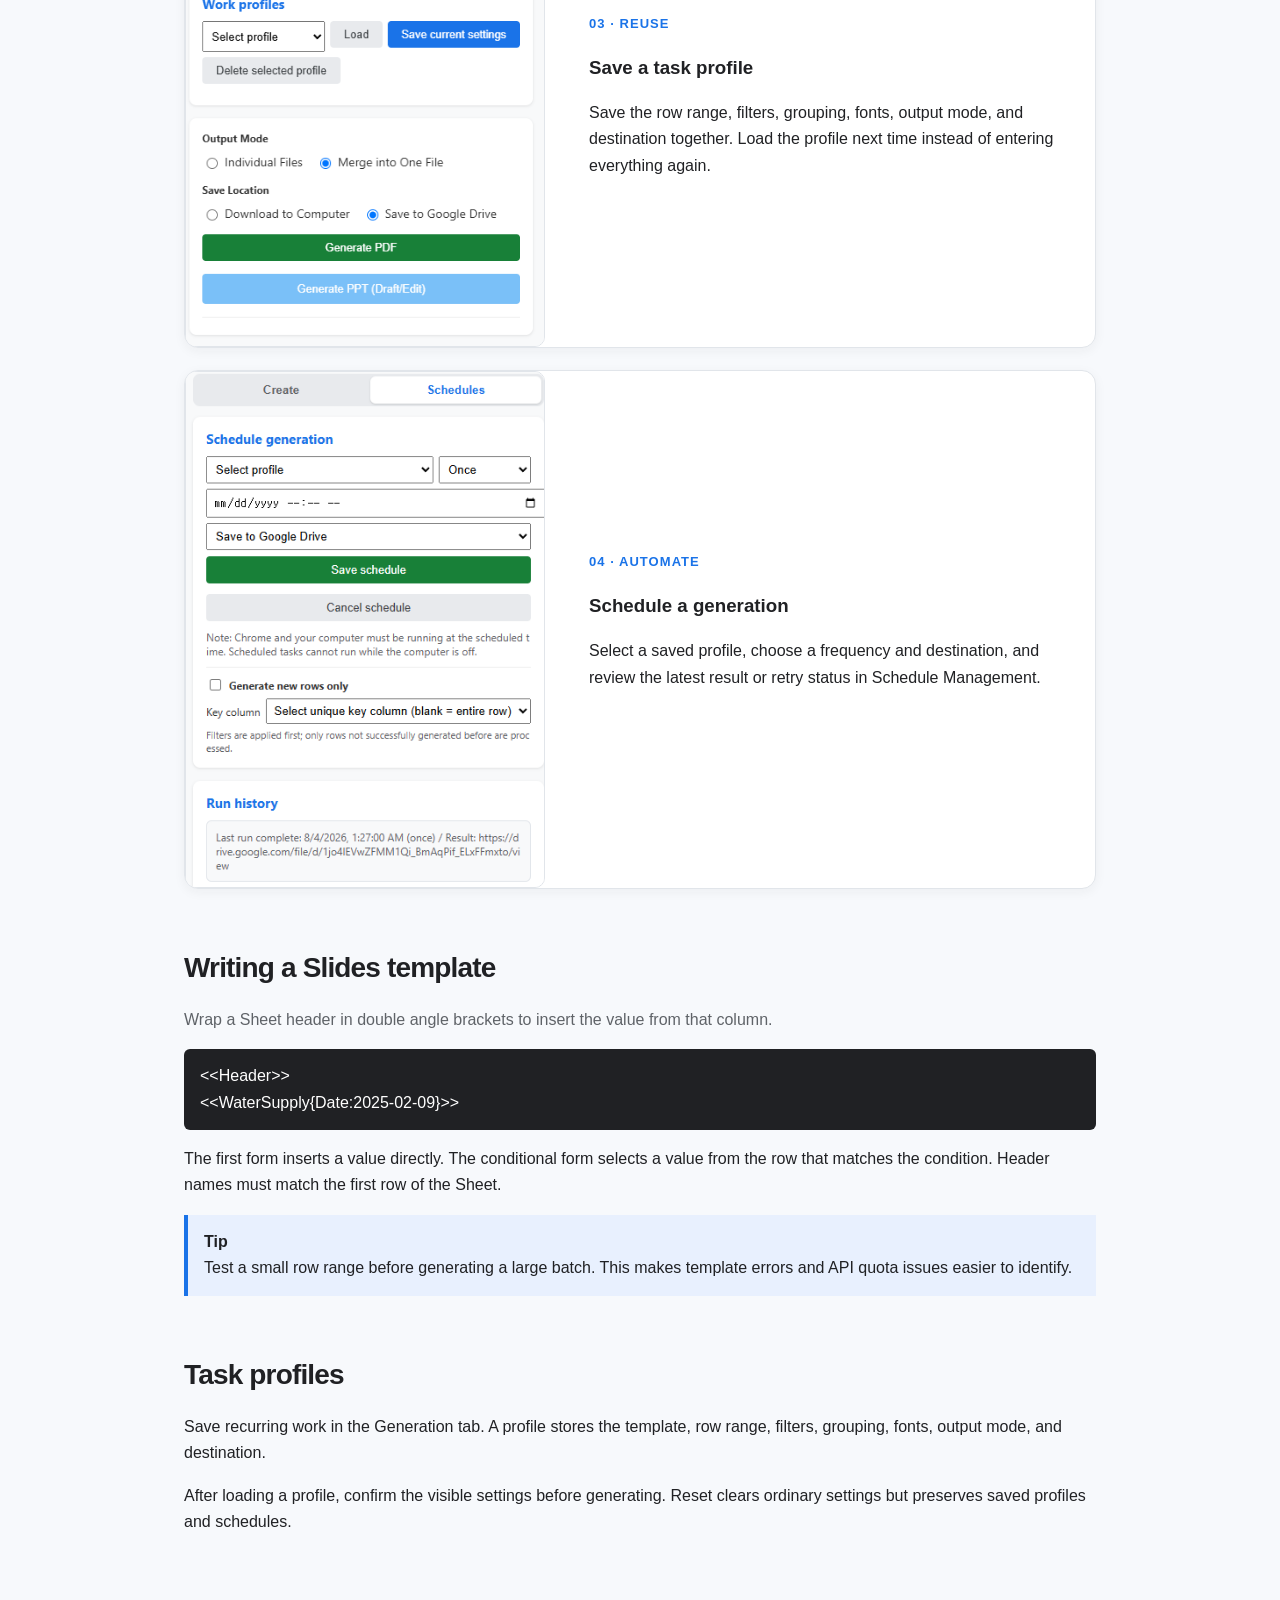
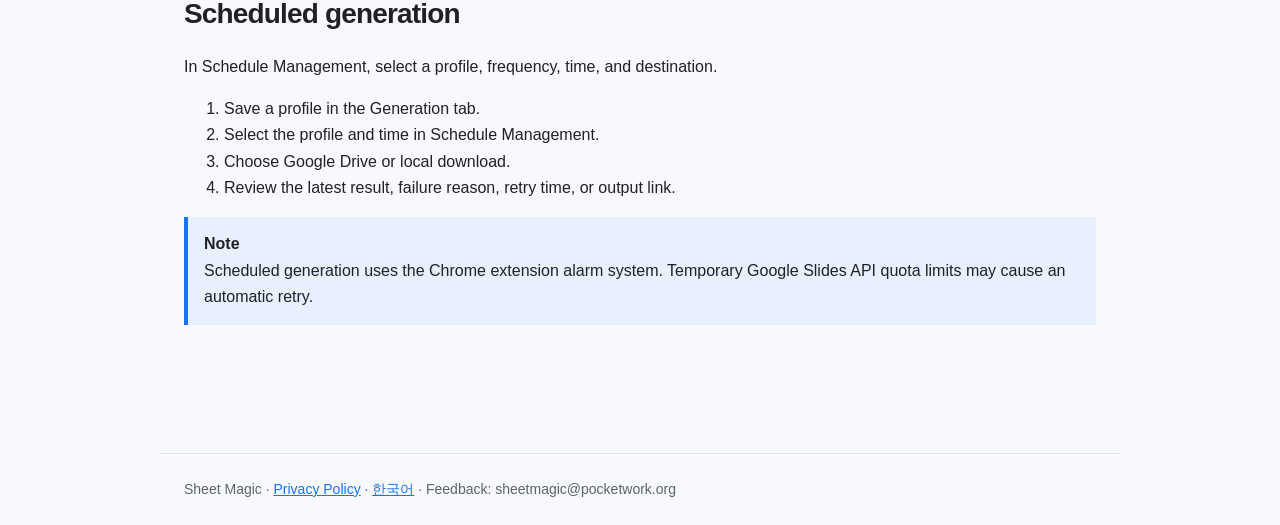
<file: guide.html>
<!doctype html>
<html lang="ko"><head><meta charset="utf-8"><meta name="viewport" content="width=device-width,initial-scale=1"><title>Sheet Magic 사용자 가이드</title><link rel="stylesheet" href="guide.css"><script>
(() => {
  const params = new URLSearchParams(location.search);
  const requested = (params.get('lang') || navigator.language || '').toLowerCase();
  const target = requested.startsWith('en') ? 'guide-en.html'
    : requested.startsWith('ja') ? 'guide-ja.html'
      : requested.startsWith('ru') ? 'guide-ru.html'
        : requested.startsWith('zh') ? 'guide-zh.html' : null;
  if (target) location.replace(target);
})();
</script></head><body>
<div class="site-header"><div class="site-bar"><nav class="site-tabs"><a class="active" href="#quick-start">빠른 시작</a><a href="#template">템플릿 작성</a><a href="#profile">작업 프로필</a><a href="#schedule">예약 생성</a><a href="privacy-ko.html">개인정보처리방침</a></nav><select class="language-select" aria-label="언어 선택" onchange="if(this.value)location.href=this.value"><option selected>한국어</option><option value="guide-en.html">English</option><option value="guide-ja.html">日本語</option><option value="guide-ru.html">Русский</option><option value="guide-zh.html">简体中文</option></select></div></div>
<header><div><h1>Sheet Magic</h1><p>Google Sheets의 데이터를 Google Slides 템플릿에 자동으로 넣어 PDF 또는 PPT로 만드는 Chrome 확장프로그램입니다.</p></div></header>
<main><section id="quick-start"><h2>빠른 시작</h2><div class="steps"><article class="step"><img src="images/01-generation.png" alt="작업 생성"><div><div class="number">01 · 시트 연결</div><h3>Google Sheets 열기</h3><p>대상 시트를 열고 헤더를 불러온 뒤 사용할 범위와 폰트를 설정합니다.</p></div></article><article class="step"><img src="images/03-template.png" alt="PPT 양식 선택"><div><div class="number">02 · 템플릿</div><h3>Google Slides 양식 선택</h3><p>치환 태그가 들어 있는 Google Slides 파일을 선택합니다.</p></div></article><article class="step"><img src="images/02-profile.png" alt="작업 프로필"><div><div class="number">03 · 작업 프로필</div><h3>설정 저장 및 재사용</h3><p>폰트, 범위, 출력 설정을 프로필로 저장해 다음 작업에서 불러옵니다.</p></div></article><article class="step"><img src="images/04-schedule.png" alt="예약 생성"><div><div class="number">04 · 예약 생성</div><h3>자동 생성 예약</h3><p>프로필, 실행 시간, 저장 위치를 지정해 자동 생성을 예약합니다.</p></div></article></div></section><section id="template"><h2>템플릿 작성</h2><p>시트 헤더 이름을 이중 꺾쇠 안에 입력합니다.</p><div class="tag">&lt;&lt;헤더&gt;&gt;<br>&lt;&lt;WaterSupply{Date:2025-02-09}&gt;&gt;</div><p>일치하는 태그가 시트의 값으로 치환됩니다.</p></section><section id="profile"><h2>작업 프로필</h2><p>템플릿, 범위, 폰트, 출력 형식과 저장 위치를 하나의 프로필로 저장할 수 있습니다.</p></section><section id="schedule"><h2>예약 생성</h2><p>저장한 프로필과 실행 시간을 선택합니다. 결과와 오류는 예약 관리에서 확인할 수 있습니다.</p></section></main><footer>Sheet Magic · <a href="privacy-ko.html">개인정보처리방침</a> · 피드백: sheetmagic@pocketwork.org</footer></body></html>
</file>
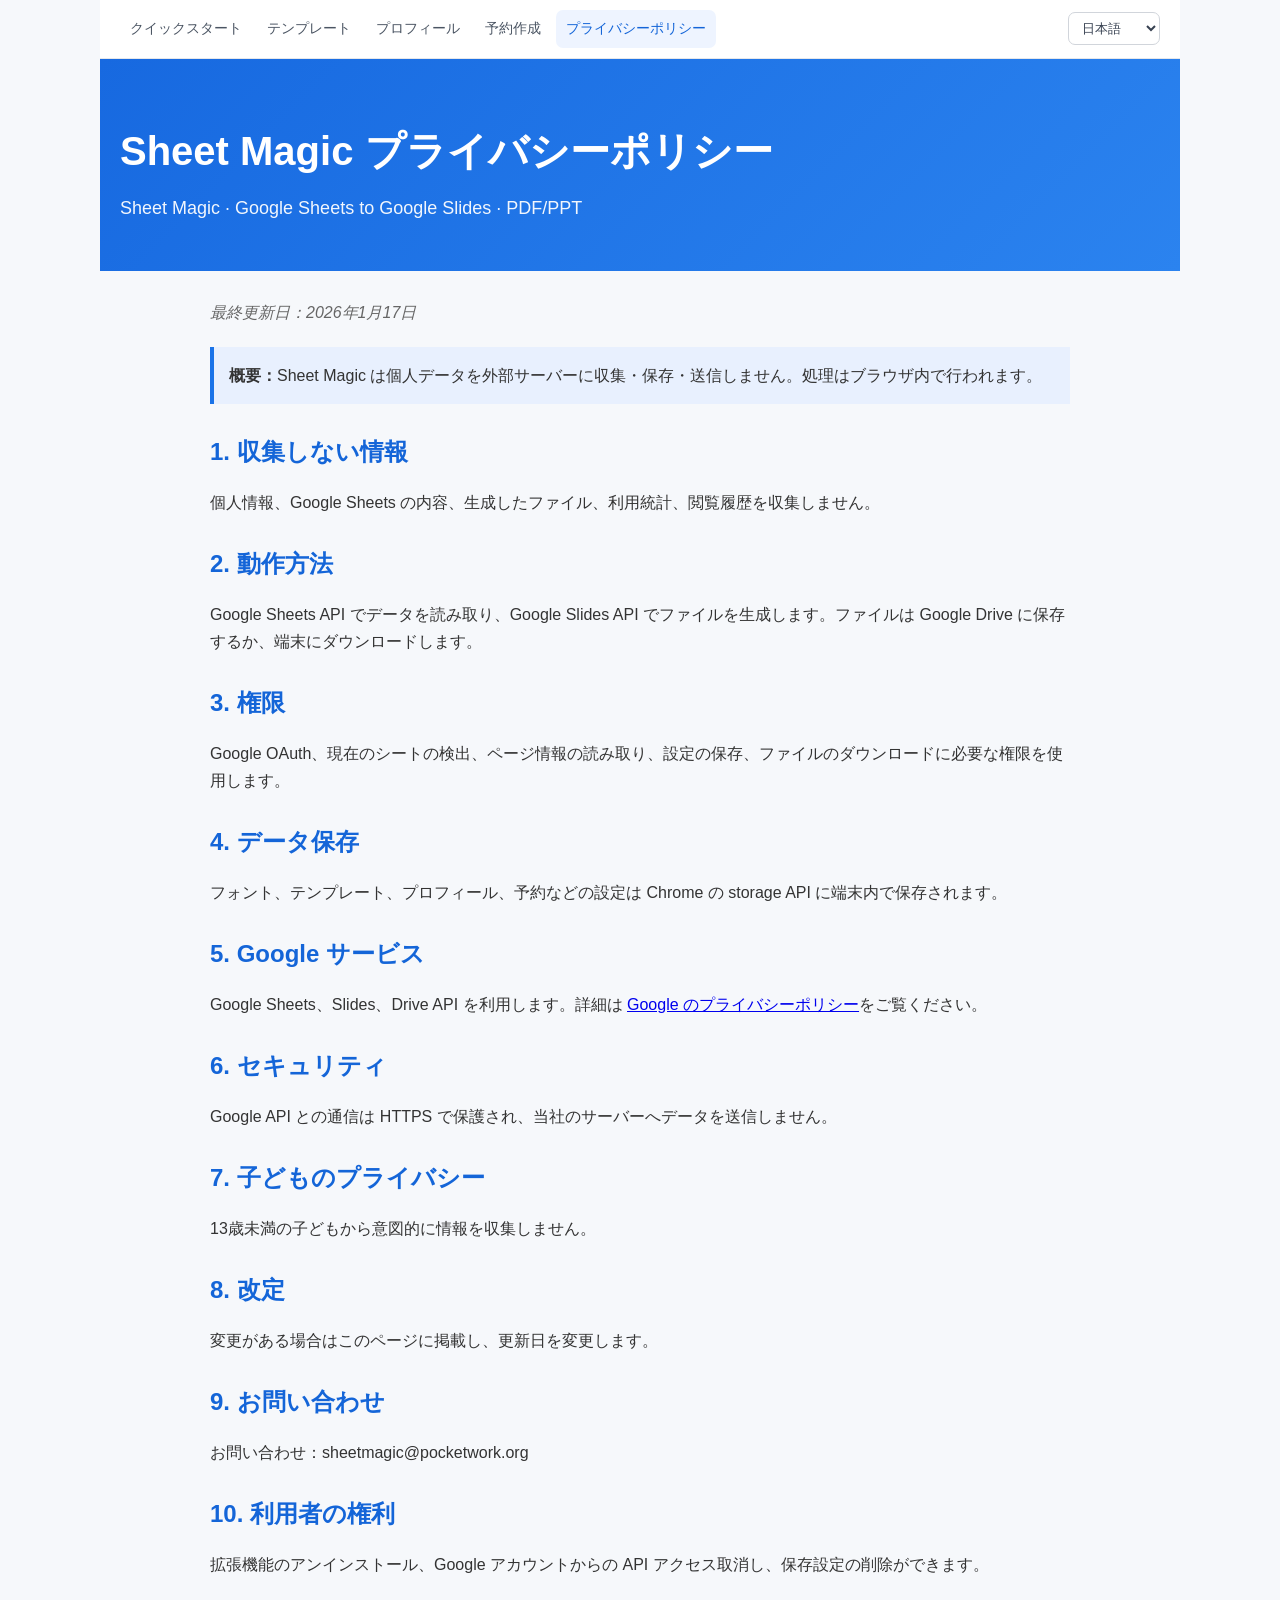
<file: privacy-ja.html>
<!doctype html><html lang="ja"><head><meta charset="utf-8"><meta name="viewport" content="width=device-width,initial-scale=1"><title>Sheet Magic プライバシーポリシー</title><link rel="stylesheet" href="privacy.css"></head><body><nav><a href="guide-ja.html">クイックスタート</a><a href="guide-ja.html#template">テンプレート</a><a href="guide-ja.html#profile">プロフィール</a><a href="guide-ja.html#schedule">予約作成</a><a class="active" href="privacy-ja.html">プライバシーポリシー</a><select onchange="if(this.value)location.href=this.value"><option value="privacy-policy.html">English</option><option selected>日本語</option><option value="privacy-ru.html">Русский</option><option value="privacy-zh.html">简体中文</option></select></nav><h1>Sheet Magic プライバシーポリシー</h1><p class="date">最終更新日：2026年1月17日</p><div class="highlight"><strong>概要：</strong>Sheet Magic は個人データを外部サーバーに収集・保存・送信しません。処理はブラウザ内で行われます。</div><h2>1. 収集しない情報</h2><p>個人情報、Google Sheets の内容、生成したファイル、利用統計、閲覧履歴を収集しません。</p><h2>2. 動作方法</h2><p>Google Sheets API でデータを読み取り、Google Slides API でファイルを生成します。ファイルは Google Drive に保存するか、端末にダウンロードします。</p><h2>3. 権限</h2><p>Google OAuth、現在のシートの検出、ページ情報の読み取り、設定の保存、ファイルのダウンロードに必要な権限を使用します。</p><h2>4. データ保存</h2><p>フォント、テンプレート、プロフィール、予約などの設定は Chrome の storage API に端末内で保存されます。</p><h2>5. Google サービス</h2><p>Google Sheets、Slides、Drive API を利用します。詳細は <a href="https://policies.google.com/privacy" target="_blank">Google のプライバシーポリシー</a>をご覧ください。</p><h2>6. セキュリティ</h2><p>Google API との通信は HTTPS で保護され、当社のサーバーへデータを送信しません。</p><h2>7. 子どものプライバシー</h2><p>13歳未満の子どもから意図的に情報を収集しません。</p><h2>8. 改定</h2><p>変更がある場合はこのページに掲載し、更新日を変更します。</p><h2>9. お問い合わせ</h2><p>お問い合わせ：sheetmagic@pocketwork.org</p><h2>10. 利用者の権利</h2><p>拡張機能のアンインストール、Google アカウントからの API アクセス取消し、保存設定の削除ができます。</p></body></html>
</file>
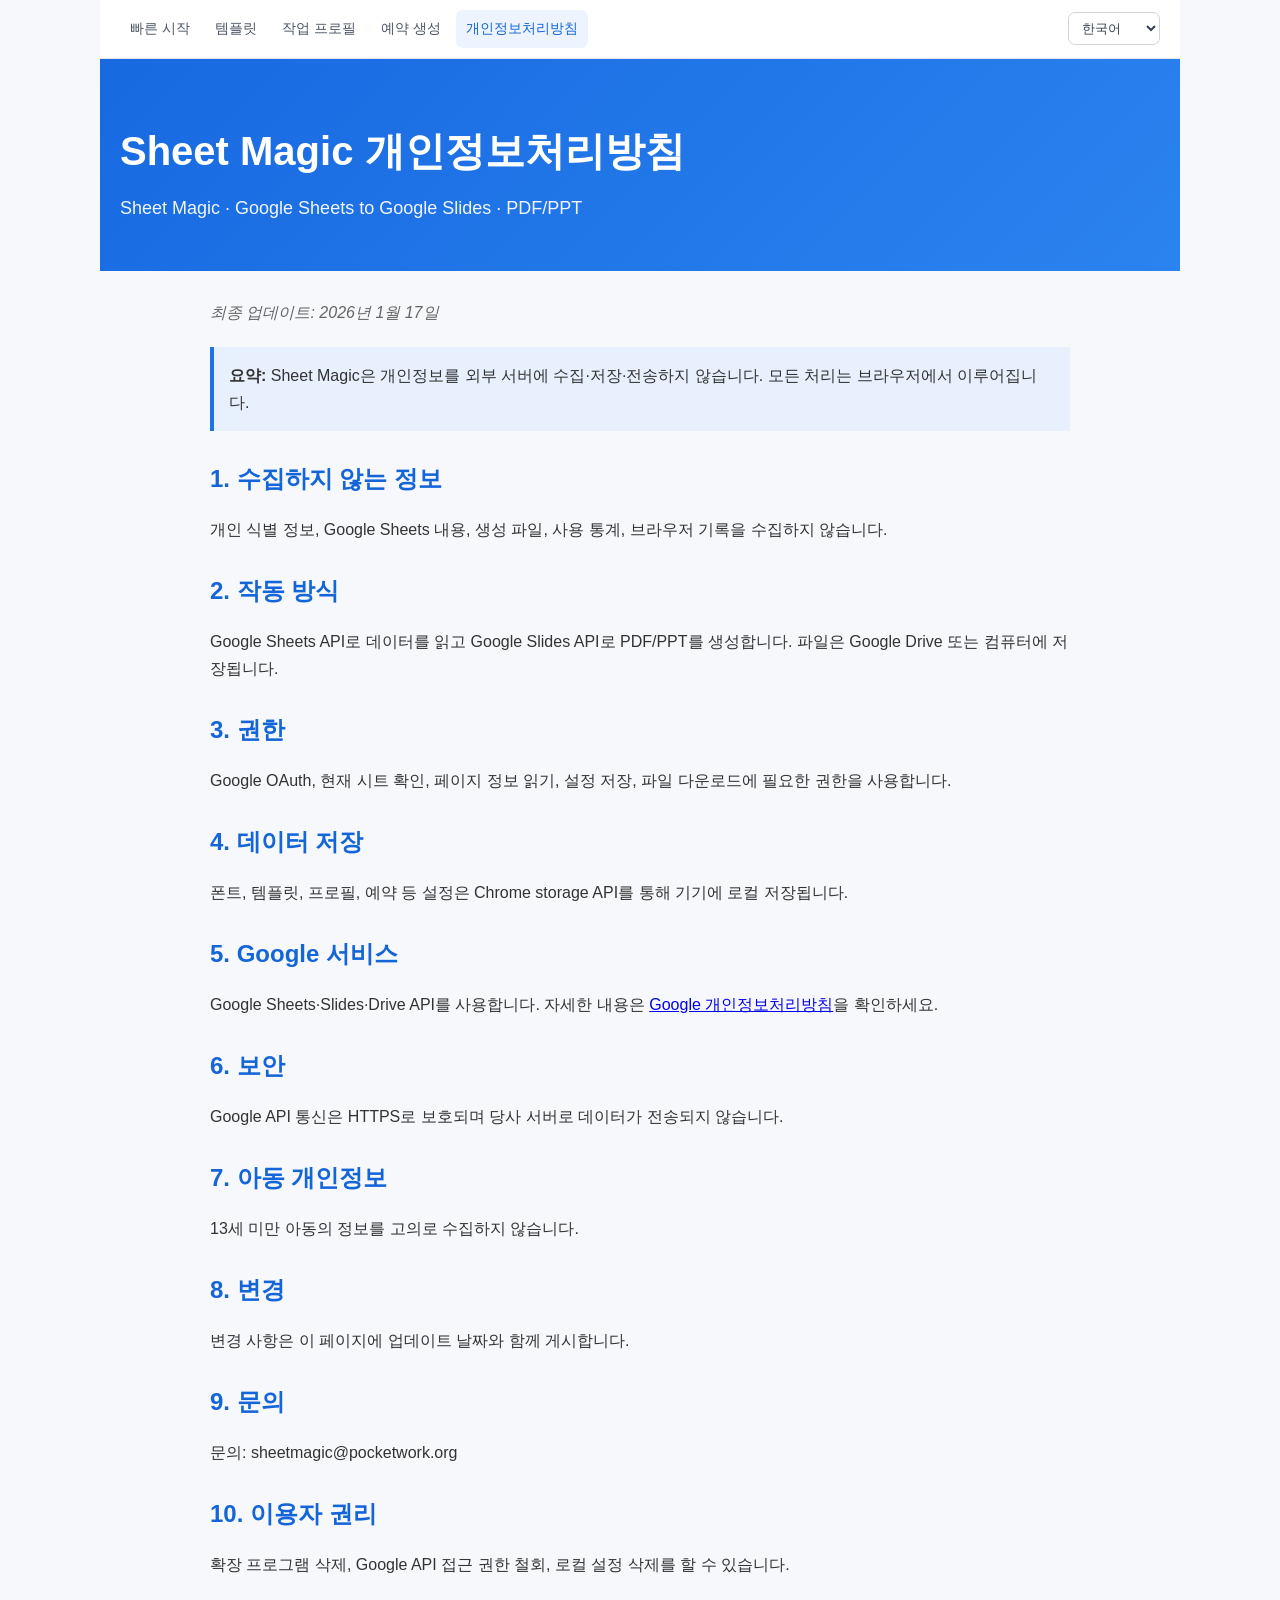
<file: privacy-ko.html>
<!doctype html><html lang="ko"><head><meta charset="utf-8"><meta name="viewport" content="width=device-width,initial-scale=1"><title>Sheet Magic 개인정보처리방침</title><link rel="stylesheet" href="privacy.css"></head><body><nav><a href="guide.html">빠른 시작</a><a href="guide.html#template">템플릿</a><a href="guide.html#profile">작업 프로필</a><a href="guide.html#schedule">예약 생성</a><a class="active" href="privacy-ko.html">개인정보처리방침</a><select onchange="if(this.value)location.href=this.value"><option selected>한국어</option><option value="privacy-policy.html">English</option><option value="privacy-ja.html">日本語</option><option value="privacy-ru.html">Русский</option><option value="privacy-zh.html">简体中文</option></select></nav><h1>Sheet Magic 개인정보처리방침</h1><p class="date">최종 업데이트: 2026년 1월 17일</p><div class="highlight"><strong>요약:</strong> Sheet Magic은 개인정보를 외부 서버에 수집·저장·전송하지 않습니다. 모든 처리는 브라우저에서 이루어집니다.</div><h2>1. 수집하지 않는 정보</h2><p>개인 식별 정보, Google Sheets 내용, 생성 파일, 사용 통계, 브라우저 기록을 수집하지 않습니다.</p><h2>2. 작동 방식</h2><p>Google Sheets API로 데이터를 읽고 Google Slides API로 PDF/PPT를 생성합니다. 파일은 Google Drive 또는 컴퓨터에 저장됩니다.</p><h2>3. 권한</h2><p>Google OAuth, 현재 시트 확인, 페이지 정보 읽기, 설정 저장, 파일 다운로드에 필요한 권한을 사용합니다.</p><h2>4. 데이터 저장</h2><p>폰트, 템플릿, 프로필, 예약 등 설정은 Chrome storage API를 통해 기기에 로컬 저장됩니다.</p><h2>5. Google 서비스</h2><p>Google Sheets·Slides·Drive API를 사용합니다. 자세한 내용은 <a href="https://policies.google.com/privacy" target="_blank">Google 개인정보처리방침</a>을 확인하세요.</p><h2>6. 보안</h2><p>Google API 통신은 HTTPS로 보호되며 당사 서버로 데이터가 전송되지 않습니다.</p><h2>7. 아동 개인정보</h2><p>13세 미만 아동의 정보를 고의로 수집하지 않습니다.</p><h2>8. 변경</h2><p>변경 사항은 이 페이지에 업데이트 날짜와 함께 게시합니다.</p><h2>9. 문의</h2><p>문의: sheetmagic@pocketwork.org</p><h2>10. 이용자 권리</h2><p>확장 프로그램 삭제, Google API 접근 권한 철회, 로컬 설정 삭제를 할 수 있습니다.</p></body></html>
</file>
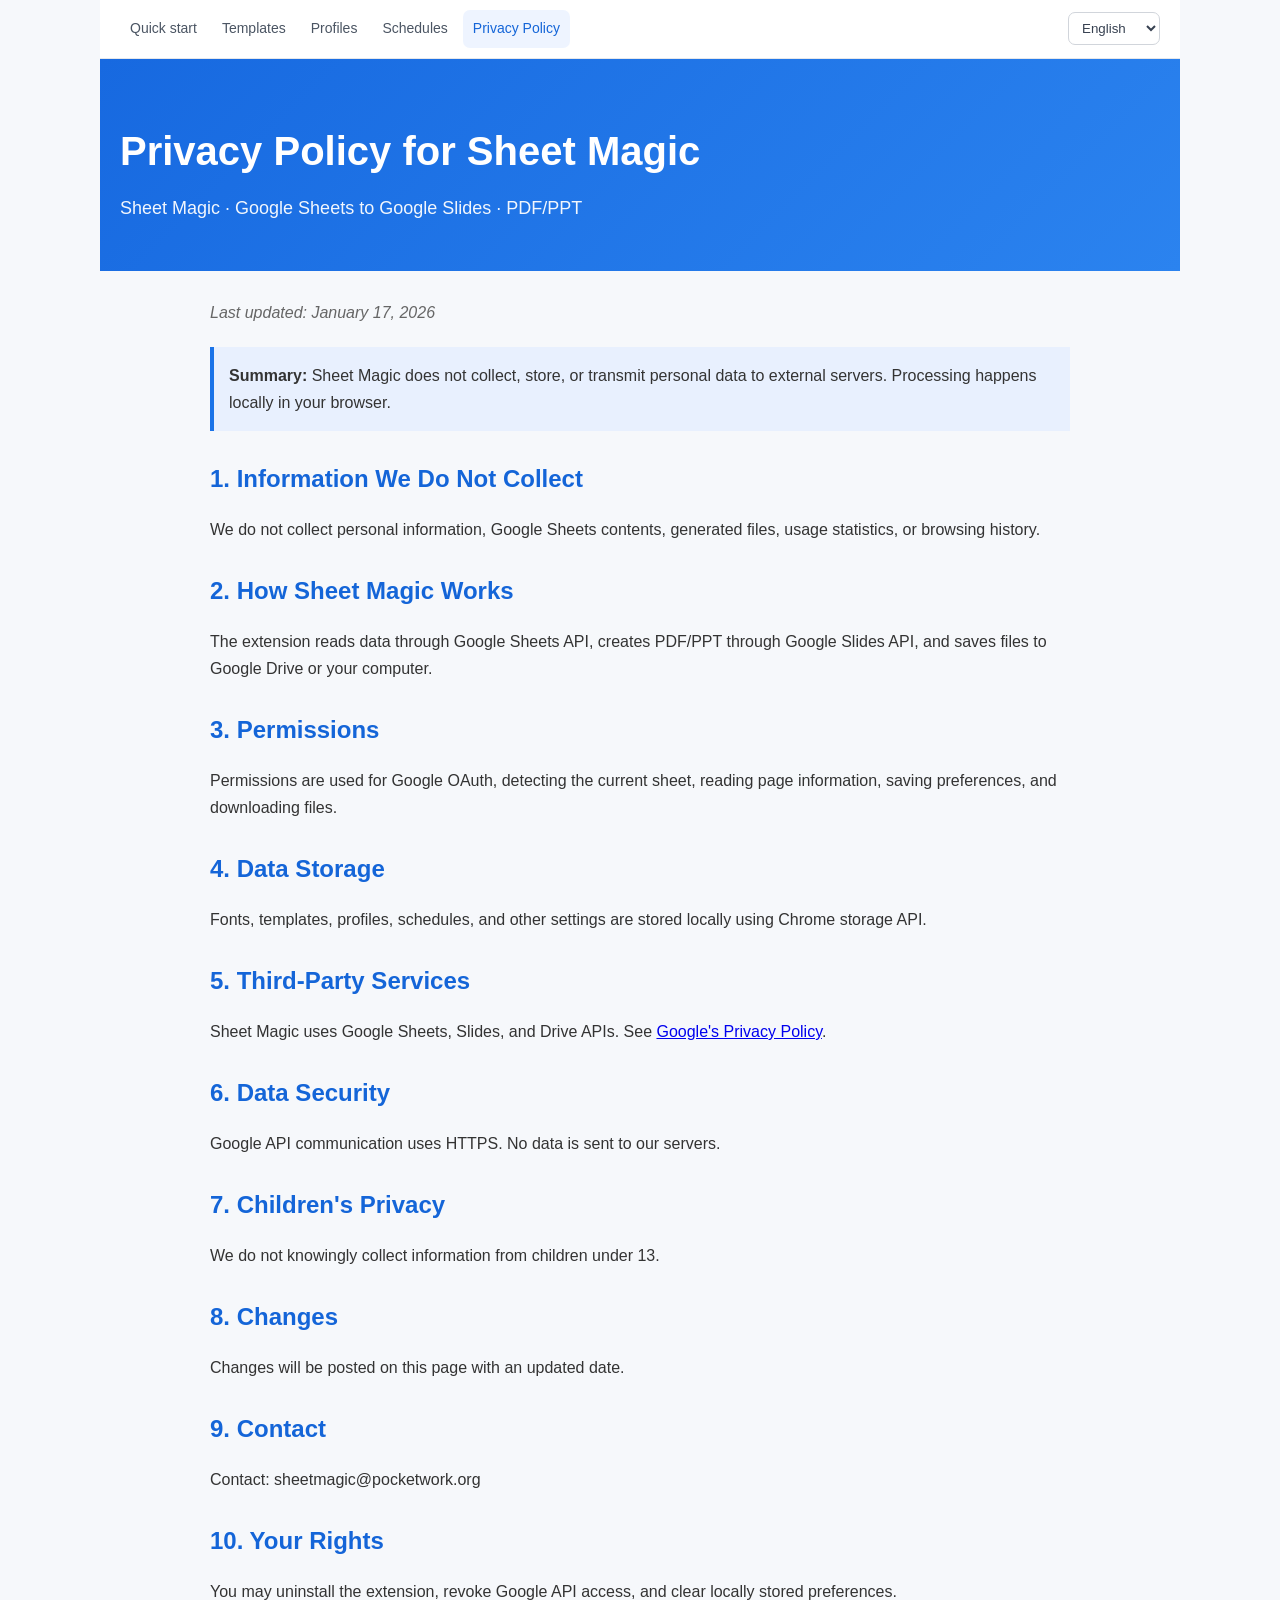
<file: privacy-policy.html>
<!doctype html><html lang="en"><head><meta charset="utf-8"><meta name="viewport" content="width=device-width,initial-scale=1"><title>Privacy Policy - Sheet Magic</title><link rel="stylesheet" href="privacy.css"></head><body><nav><a href="guide-en.html">Quick start</a><a href="guide-en.html#template">Templates</a><a href="guide-en.html#profile">Profiles</a><a href="guide-en.html#schedule">Schedules</a><a class="active" href="privacy-policy.html">Privacy Policy</a><select aria-label="Language" onchange="if(this.value)location.href=this.value"><option value="privacy-ko.html">한국어</option><option selected>English</option><option value="privacy-ja.html">日本語</option><option value="privacy-ru.html">Русский</option><option value="privacy-zh.html">简体中文</option></select></nav><h1>Privacy Policy for Sheet Magic</h1><p class="date">Last updated: January 17, 2026</p><div class="highlight"><strong>Summary:</strong> Sheet Magic does not collect, store, or transmit personal data to external servers. Processing happens locally in your browser.</div><h2>1. Information We Do Not Collect</h2><p>We do not collect personal information, Google Sheets contents, generated files, usage statistics, or browsing history.</p><h2>2. How Sheet Magic Works</h2><p>The extension reads data through Google Sheets API, creates PDF/PPT through Google Slides API, and saves files to Google Drive or your computer.</p><h2>3. Permissions</h2><p>Permissions are used for Google OAuth, detecting the current sheet, reading page information, saving preferences, and downloading files.</p><h2>4. Data Storage</h2><p>Fonts, templates, profiles, schedules, and other settings are stored locally using Chrome storage API.</p><h2>5. Third-Party Services</h2><p>Sheet Magic uses Google Sheets, Slides, and Drive APIs. See <a href="https://policies.google.com/privacy" target="_blank">Google's Privacy Policy</a>.</p><h2>6. Data Security</h2><p>Google API communication uses HTTPS. No data is sent to our servers.</p><h2>7. Children's Privacy</h2><p>We do not knowingly collect information from children under 13.</p><h2>8. Changes</h2><p>Changes will be posted on this page with an updated date.</p><h2>9. Contact</h2><p>Contact: sheetmagic@pocketwork.org</p><h2>10. Your Rights</h2><p>You may uninstall the extension, revoke Google API access, and clear locally stored preferences.</p></body></html>
</file>
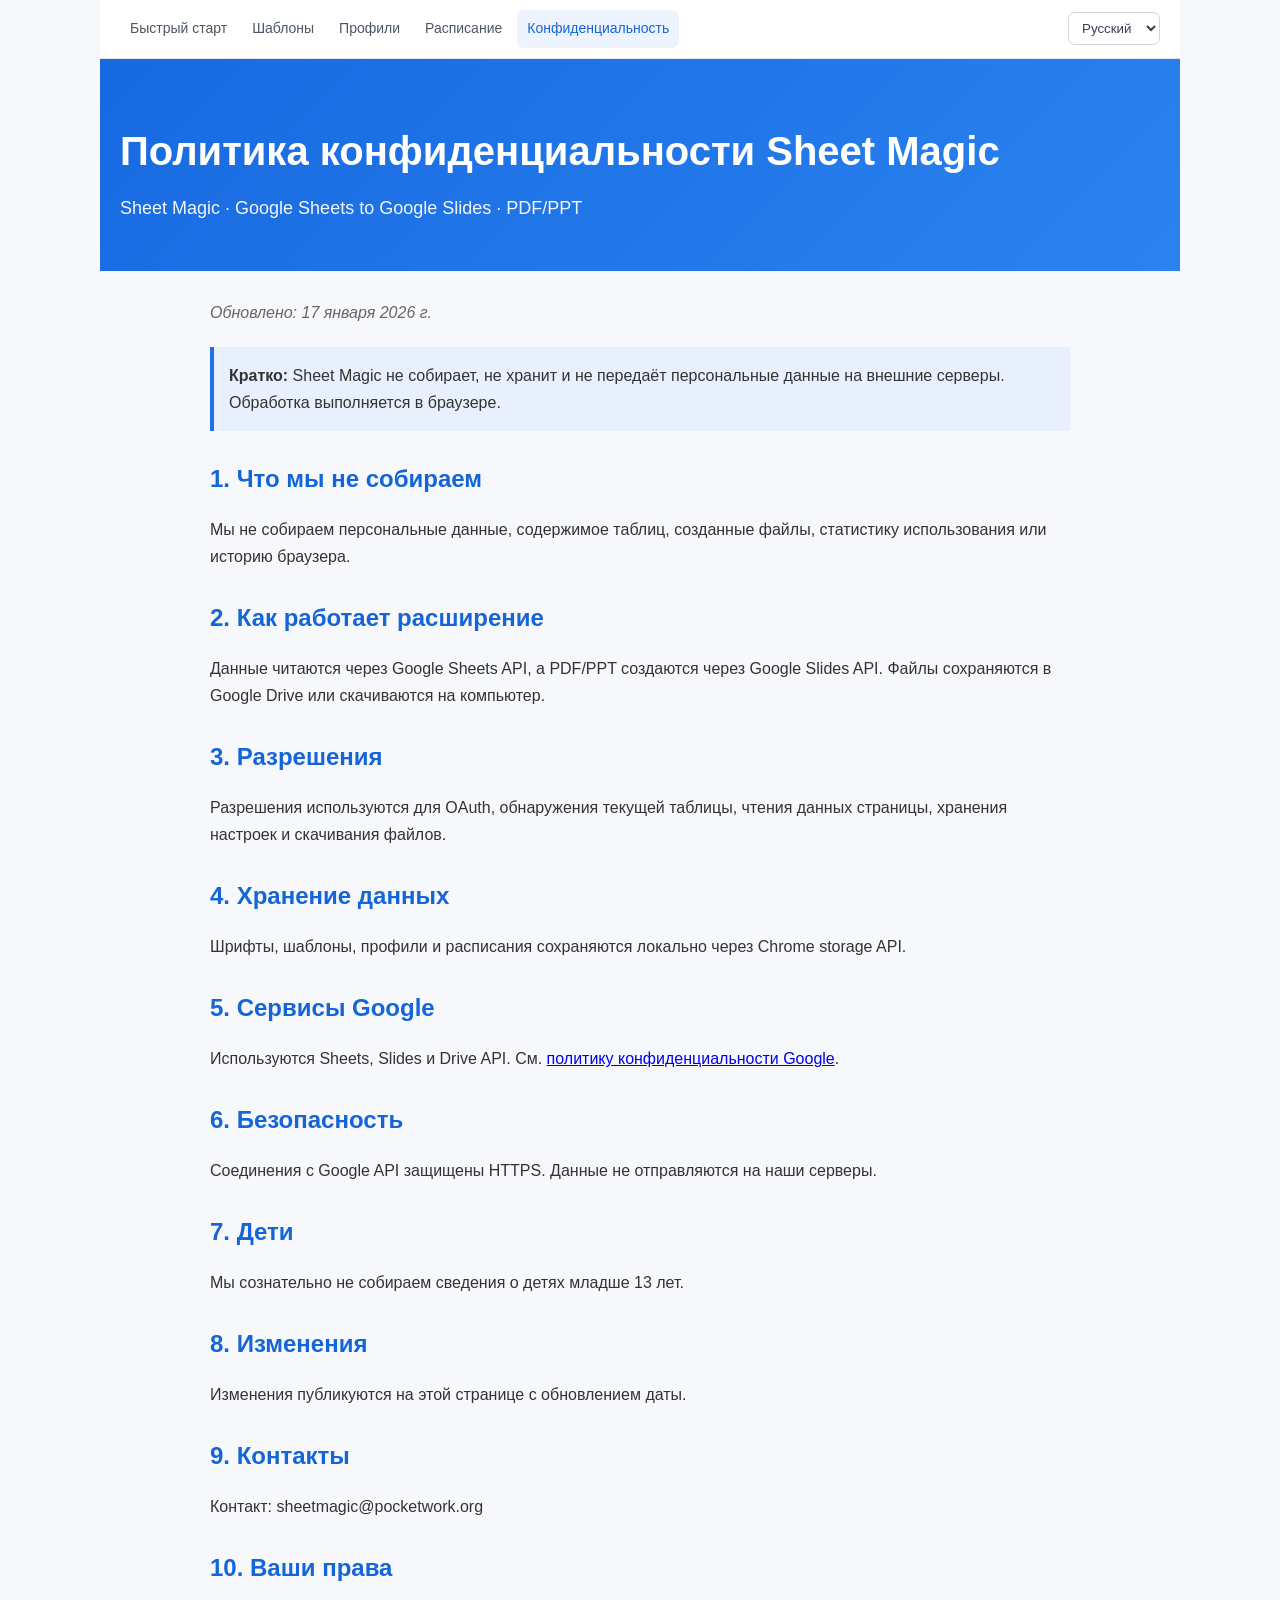
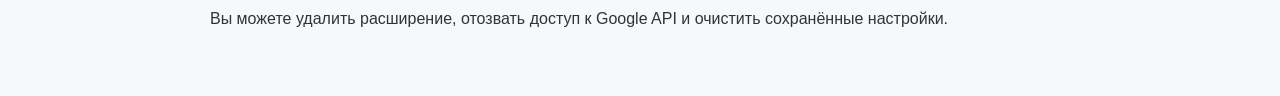
<file: privacy-ru.html>
<!doctype html><html lang="ru"><head><meta charset="utf-8"><meta name="viewport" content="width=device-width,initial-scale=1"><title>Политика конфиденциальности Sheet Magic</title><link rel="stylesheet" href="privacy.css"></head><body><nav><a href="guide-ru.html">Быстрый старт</a><a href="guide-ru.html#template">Шаблоны</a><a href="guide-ru.html#profile">Профили</a><a href="guide-ru.html#schedule">Расписание</a><a class="active" href="privacy-ru.html">Конфиденциальность</a><select onchange="if(this.value)location.href=this.value"><option value="privacy-policy.html">English</option><option value="privacy-ja.html">日本語</option><option selected>Русский</option><option value="privacy-zh.html">简体中文</option></select></nav><h1>Политика конфиденциальности Sheet Magic</h1><p class="date">Обновлено: 17 января 2026 г.</p><div class="highlight"><strong>Кратко:</strong> Sheet Magic не собирает, не хранит и не передаёт персональные данные на внешние серверы. Обработка выполняется в браузере.</div><h2>1. Что мы не собираем</h2><p>Мы не собираем персональные данные, содержимое таблиц, созданные файлы, статистику использования или историю браузера.</p><h2>2. Как работает расширение</h2><p>Данные читаются через Google Sheets API, а PDF/PPT создаются через Google Slides API. Файлы сохраняются в Google Drive или скачиваются на компьютер.</p><h2>3. Разрешения</h2><p>Разрешения используются для OAuth, обнаружения текущей таблицы, чтения данных страницы, хранения настроек и скачивания файлов.</p><h2>4. Хранение данных</h2><p>Шрифты, шаблоны, профили и расписания сохраняются локально через Chrome storage API.</p><h2>5. Сервисы Google</h2><p>Используются Sheets, Slides и Drive API. См. <a href="https://policies.google.com/privacy" target="_blank">политику конфиденциальности Google</a>.</p><h2>6. Безопасность</h2><p>Соединения с Google API защищены HTTPS. Данные не отправляются на наши серверы.</p><h2>7. Дети</h2><p>Мы сознательно не собираем сведения о детях младше 13 лет.</p><h2>8. Изменения</h2><p>Изменения публикуются на этой странице с обновлением даты.</p><h2>9. Контакты</h2><p>Контакт: sheetmagic@pocketwork.org</p><h2>10. Ваши права</h2><p>Вы можете удалить расширение, отозвать доступ к Google API и очистить сохранённые настройки.</p></body></html>
</file>
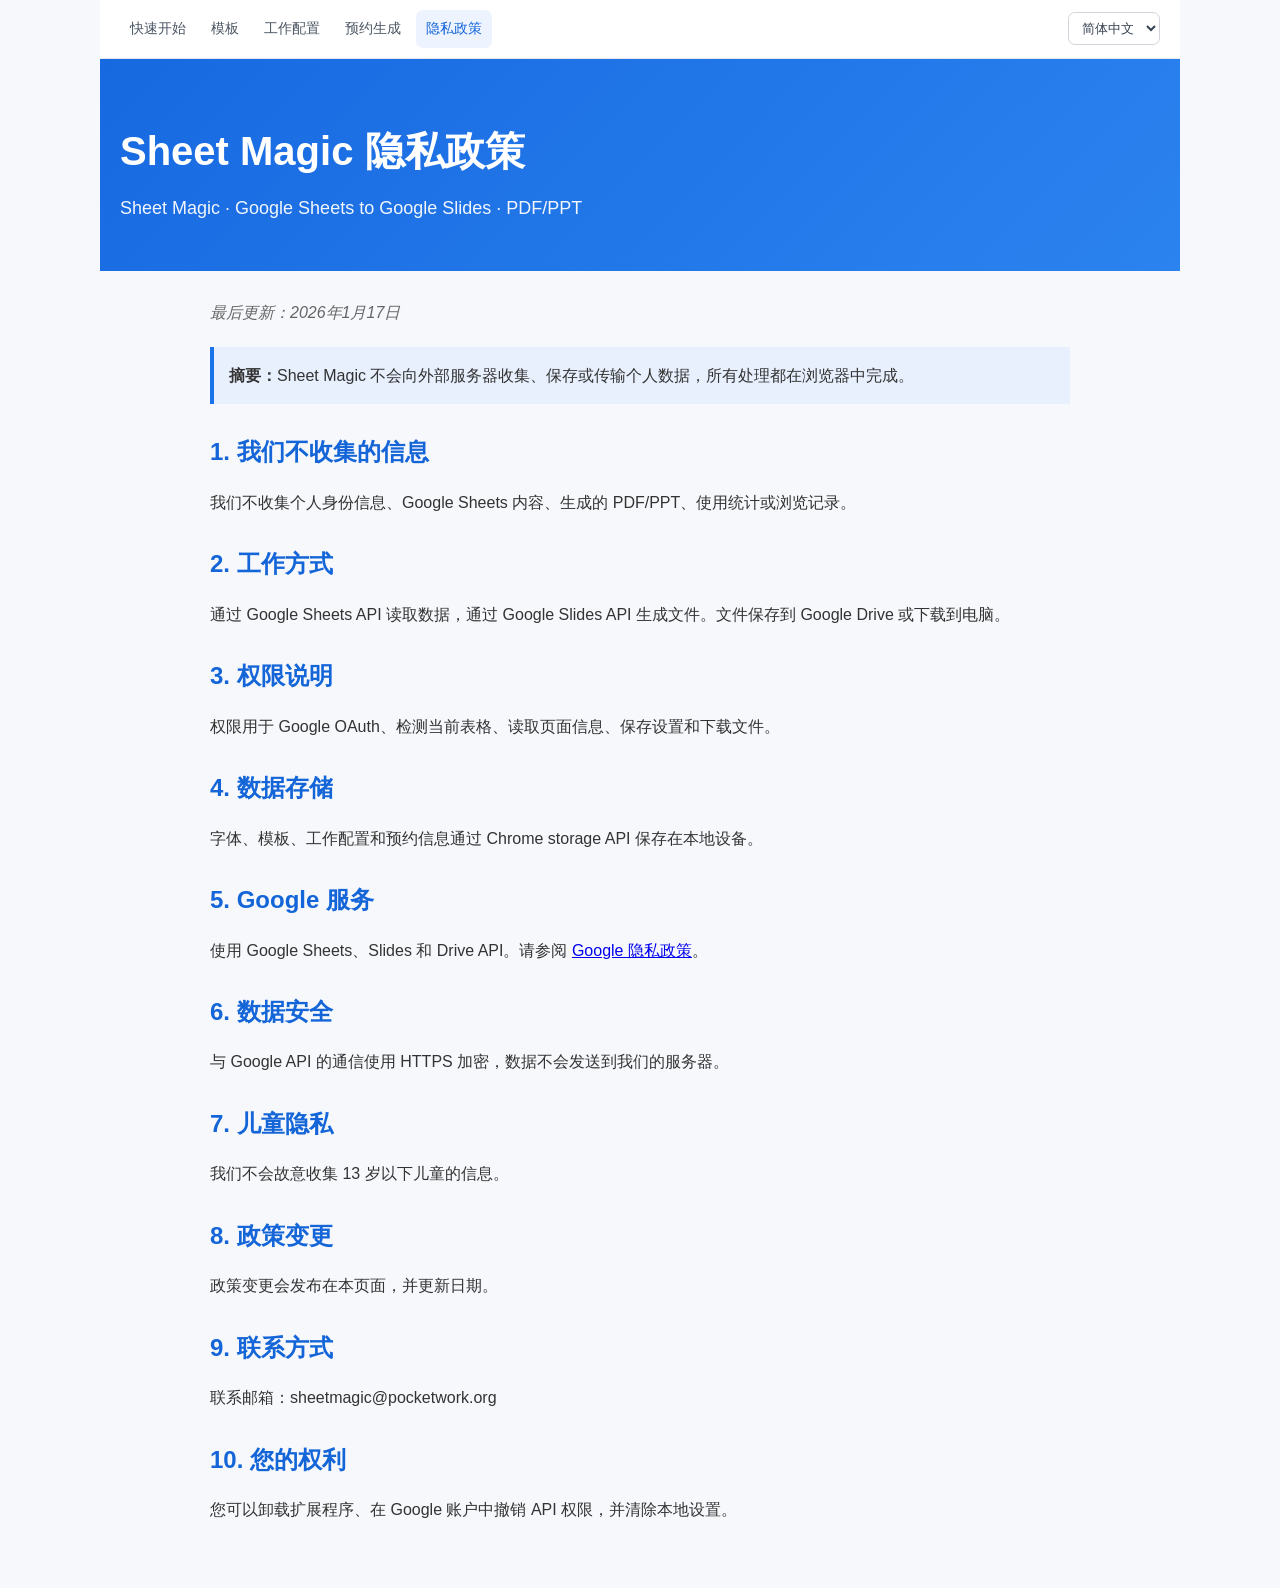
<file: privacy-zh.html>
<!doctype html><html lang="zh-CN"><head><meta charset="utf-8"><meta name="viewport" content="width=device-width,initial-scale=1"><title>Sheet Magic 隐私政策</title><link rel="stylesheet" href="privacy.css"></head><body><nav><a href="guide-zh.html">快速开始</a><a href="guide-zh.html#template">模板</a><a href="guide-zh.html#profile">工作配置</a><a href="guide-zh.html#schedule">预约生成</a><a class="active" href="privacy-zh.html">隐私政策</a><select onchange="if(this.value)location.href=this.value"><option value="privacy-policy.html">English</option><option value="privacy-ja.html">日本語</option><option value="privacy-ru.html">Русский</option><option selected>简体中文</option></select></nav><h1>Sheet Magic 隐私政策</h1><p class="date">最后更新：2026年1月17日</p><div class="highlight"><strong>摘要：</strong>Sheet Magic 不会向外部服务器收集、保存或传输个人数据，所有处理都在浏览器中完成。</div><h2>1. 我们不收集的信息</h2><p>我们不收集个人身份信息、Google Sheets 内容、生成的 PDF/PPT、使用统计或浏览记录。</p><h2>2. 工作方式</h2><p>通过 Google Sheets API 读取数据，通过 Google Slides API 生成文件。文件保存到 Google Drive 或下载到电脑。</p><h2>3. 权限说明</h2><p>权限用于 Google OAuth、检测当前表格、读取页面信息、保存设置和下载文件。</p><h2>4. 数据存储</h2><p>字体、模板、工作配置和预约信息通过 Chrome storage API 保存在本地设备。</p><h2>5. Google 服务</h2><p>使用 Google Sheets、Slides 和 Drive API。请参阅 <a href="https://policies.google.com/privacy" target="_blank">Google 隐私政策</a>。</p><h2>6. 数据安全</h2><p>与 Google API 的通信使用 HTTPS 加密，数据不会发送到我们的服务器。</p><h2>7. 儿童隐私</h2><p>我们不会故意收集 13 岁以下儿童的信息。</p><h2>8. 政策变更</h2><p>政策变更会发布在本页面，并更新日期。</p><h2>9. 联系方式</h2><p>联系邮箱：sheetmagic@pocketwork.org</p><h2>10. 您的权利</h2><p>您可以卸载扩展程序、在 Google 账户中撤销 API 权限，并清除本地设置。</p></body></html>
</file>
<file: guide.css>
:root{font-family:Arial,'Noto Sans',sans-serif;color:#202124;background:#f6f8fb;line-height:1.65}*{box-sizing:border-box}body{margin:0}.site-header{background:#fff;border-bottom:1px solid #e5e7eb;position:sticky;top:0;z-index:5}.site-bar{max-width:1080px;margin:auto;min-height:58px;padding:8px 20px;display:flex;align-items:center;justify-content:space-between;gap:16px}.site-tabs{display:flex;flex-wrap:wrap;gap:4px}.site-tabs a{color:#4b5563;text-decoration:none;padding:7px 10px;border-radius:7px;font-size:14px}.site-tabs a:hover,.site-tabs a.active{background:#eef4ff;color:#1465d8}.language-select{min-width:112px;padding:7px 9px;border:1px solid #d1d5db;border-radius:7px;background:#fff;color:#374151}header{background:linear-gradient(135deg,#1769e0,#2b83ef);color:#fff;padding:58px 20px}header>div,main,footer{max-width:1080px;margin:auto}header h1{margin:0 0 8px;font-size:42px}header p{margin:0;max-width:720px;font-size:18px;opacity:.94}main{padding:28px 20px 48px}section{background:#fff;border:1px solid #e5e7eb;border-radius:14px;padding:28px;margin-bottom:20px;box-shadow:0 5px 16px rgba(20,40,80,.05)}h2{margin-top:0;color:#1465d8}h3{margin:4px 0 8px}.steps{display:grid;gap:22px}.step{display:grid;grid-template-columns:minmax(220px,360px) 1fr;gap:24px;align-items:center}.step img{width:100%;border:1px solid #e5e7eb;border-radius:10px}.number{color:#1465d8;font-weight:700;font-size:14px}.tag{padding:18px;border-radius:8px;background:#f1f5f9;font-family:monospace;color:#0f4b9a}footer{padding:24px 20px 48px;color:#6b7280;font-size:14px}footer a{color:#1465d8}@media(max-width:700px){.site-bar{align-items:flex-start;flex-direction:column}.site-tabs a{font-size:12px;padding:5px 6px}header{padding:40px 20px}header h1{font-size:34px}.step{grid-template-columns:1fr}}
html[lang="ja"] img[src$="01-generation.png"]{content:url("images/ja-01-generation.png")}html[lang="ja"] img[src$="03-template.png"]{content:url("images/ja-02-template-modal.png")}html[lang="ja"] img[src$="02-profile.png"]{content:url("images/ja-03-profile.png")}html[lang="ja"] img[src$="04-schedule.png"]{content:url("images/ja-04-schedule.png")}html[lang="ru"] img[src$="01-generation.png"]{content:url("images/ru-01-generation.png")}html[lang="ru"] img[src$="03-template.png"]{content:url("images/ru-02-template-modal.png")}html[lang="ru"] img[src$="02-profile.png"]{content:url("images/ru-03-profile.png")}html[lang="ru"] img[src$="04-schedule.png"]{content:url("images/ru-04-schedule.png")}html[lang="zh-CN"] img[src$="01-generation.png"]{content:url("images/zh-01-generation.png")}html[lang="zh-CN"] img[src$="03-template.png"]{content:url("images/zh-02-template-modal.png")}html[lang="zh-CN"] img[src$="02-profile.png"]{content:url("images/zh-03-profile.png")}html[lang="zh-CN"] img[src$="04-schedule.png"]{content:url("images/zh-04-schedule.png")}
</file>
<file: privacy.css>
:root{font-family:-apple-system,BlinkMacSystemFont,'Segoe UI',sans-serif;color:#202124;background:#f6f8fb;line-height:1.7}*{box-sizing:border-box}body{margin:0;max-width:1080px;margin:auto;padding:0 20px 48px;color:#333}nav{position:sticky;top:0;z-index:5;margin:0 -20px 0;padding:10px 20px;min-height:58px;border-bottom:1px solid #e5e7eb;background:#fff;display:flex;align-items:center;gap:5px;flex-wrap:wrap}nav a{color:#4b5563;text-decoration:none;padding:7px 10px;border-radius:7px;white-space:nowrap;font-size:14px}nav a:hover,nav a.active{color:#1465d8;background:#eef4ff}nav select{margin-left:auto;padding:7px 9px;border:1px solid #d1d5db;border-radius:7px;background:#fff;color:#374151}h1{margin:0 -20px 28px;padding:58px 20px 48px;color:#fff;background:linear-gradient(135deg,#1769e0,#2b83ef);border:0;font-size:40px}h1::after{display:block;margin-top:8px;font-size:18px;font-weight:400;opacity:.94;content:'Sheet Magic · Google Sheets to Google Slides · PDF/PPT'}h2{max-width:860px;margin:28px auto 0;color:#1465d8}.date,.highlight,body>p,body>ul{max-width:860px;margin-left:auto;margin-right:auto}.date{color:#666;font-style:italic}.highlight{background:#e8f0fe;padding:15px;border-left:4px solid #1a73e8;margin-top:20px;margin-bottom:20px}@media(max-width:700px){nav a{font-size:12px;padding:5px 6px}h1{font-size:32px;padding-top:40px;padding-bottom:36px}h1::after{font-size:15px}}
</file>
